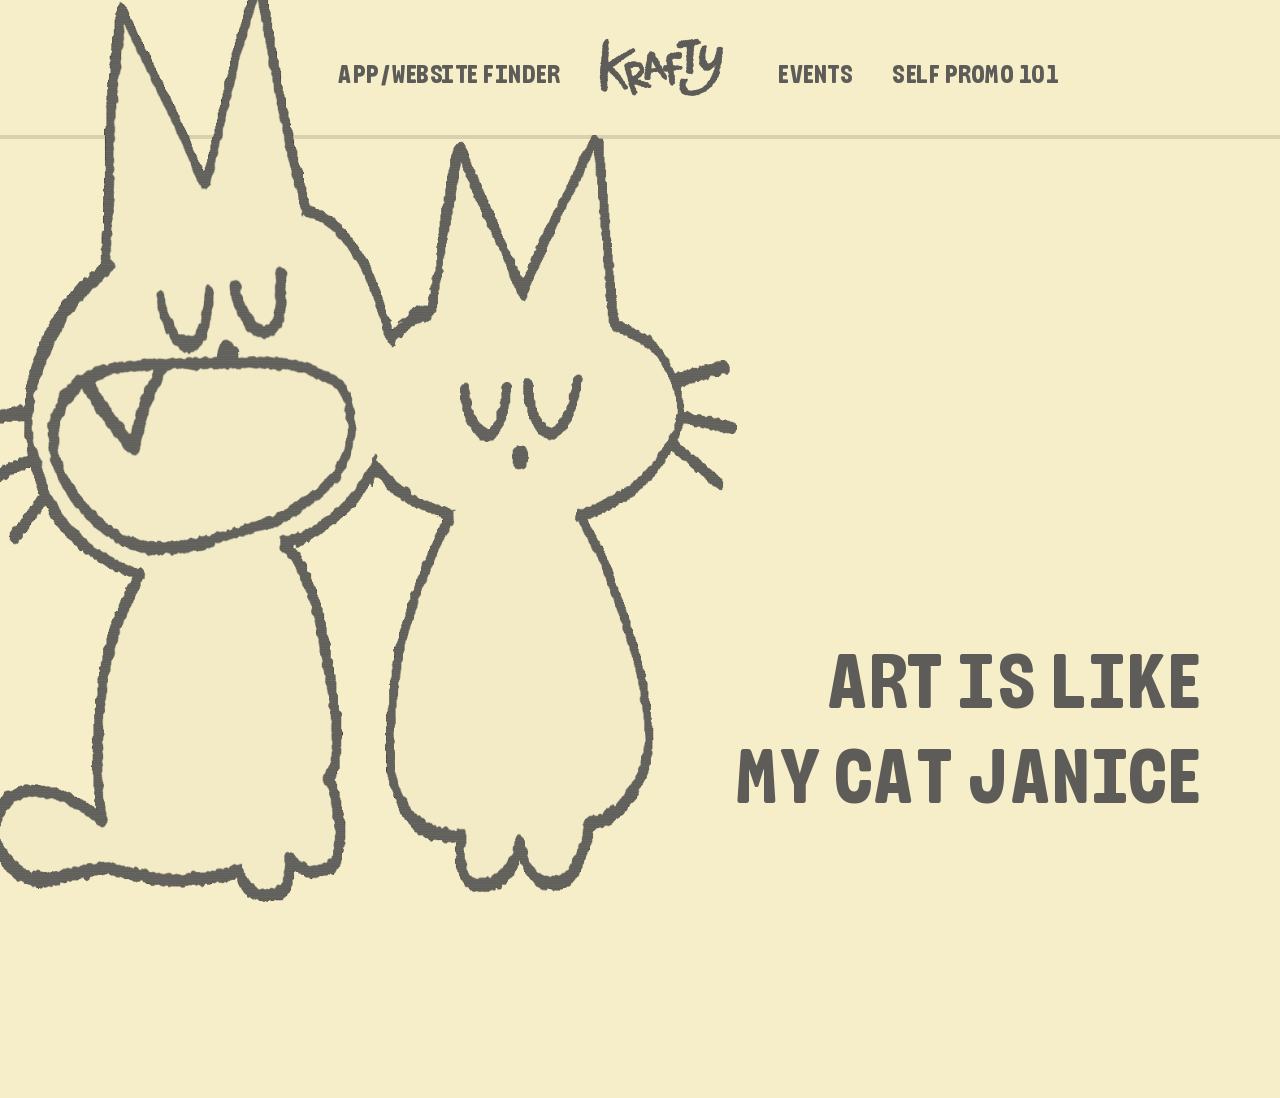
<file: index.html>
<!DOCTYPE html>
<html lang="en-AU" style="overflow: hidden;">
  <head>
    <meta charset="UTF-8"/>
      <meta name="viewport"
      content="width=device-width,
      initial-scale=1.0"/>
    <link rel="stylesheet" href="./css-files/style.css"/> <!--Links external CSS stylesheet called style.css to webpage-->
    <script src="./js-files/script.js" defer></script> <!--Links external Javascript library called script.js to webpage-->
    <title>KRAFTY</title>
    <link rel="icon" href="./HTML-graphics/KRAFTY_logo.png"> <!--Make logo image and title of website KRAFTY on search engine tab-->
  </head>
  <body>
    <div id="nav-placeholder"></div> <!--Create placeholder for navigation bar (navbar.html) to replace -->

    <br><br><br>
    <h1 class="homepage-h1">Art is like <br> my cat Janice</h1>
    <img class="homepage-cats" src="./HTML-graphics/homepage-cats.gif" alt="Home Page Cats Gif">
  </body>
</html>
</file>
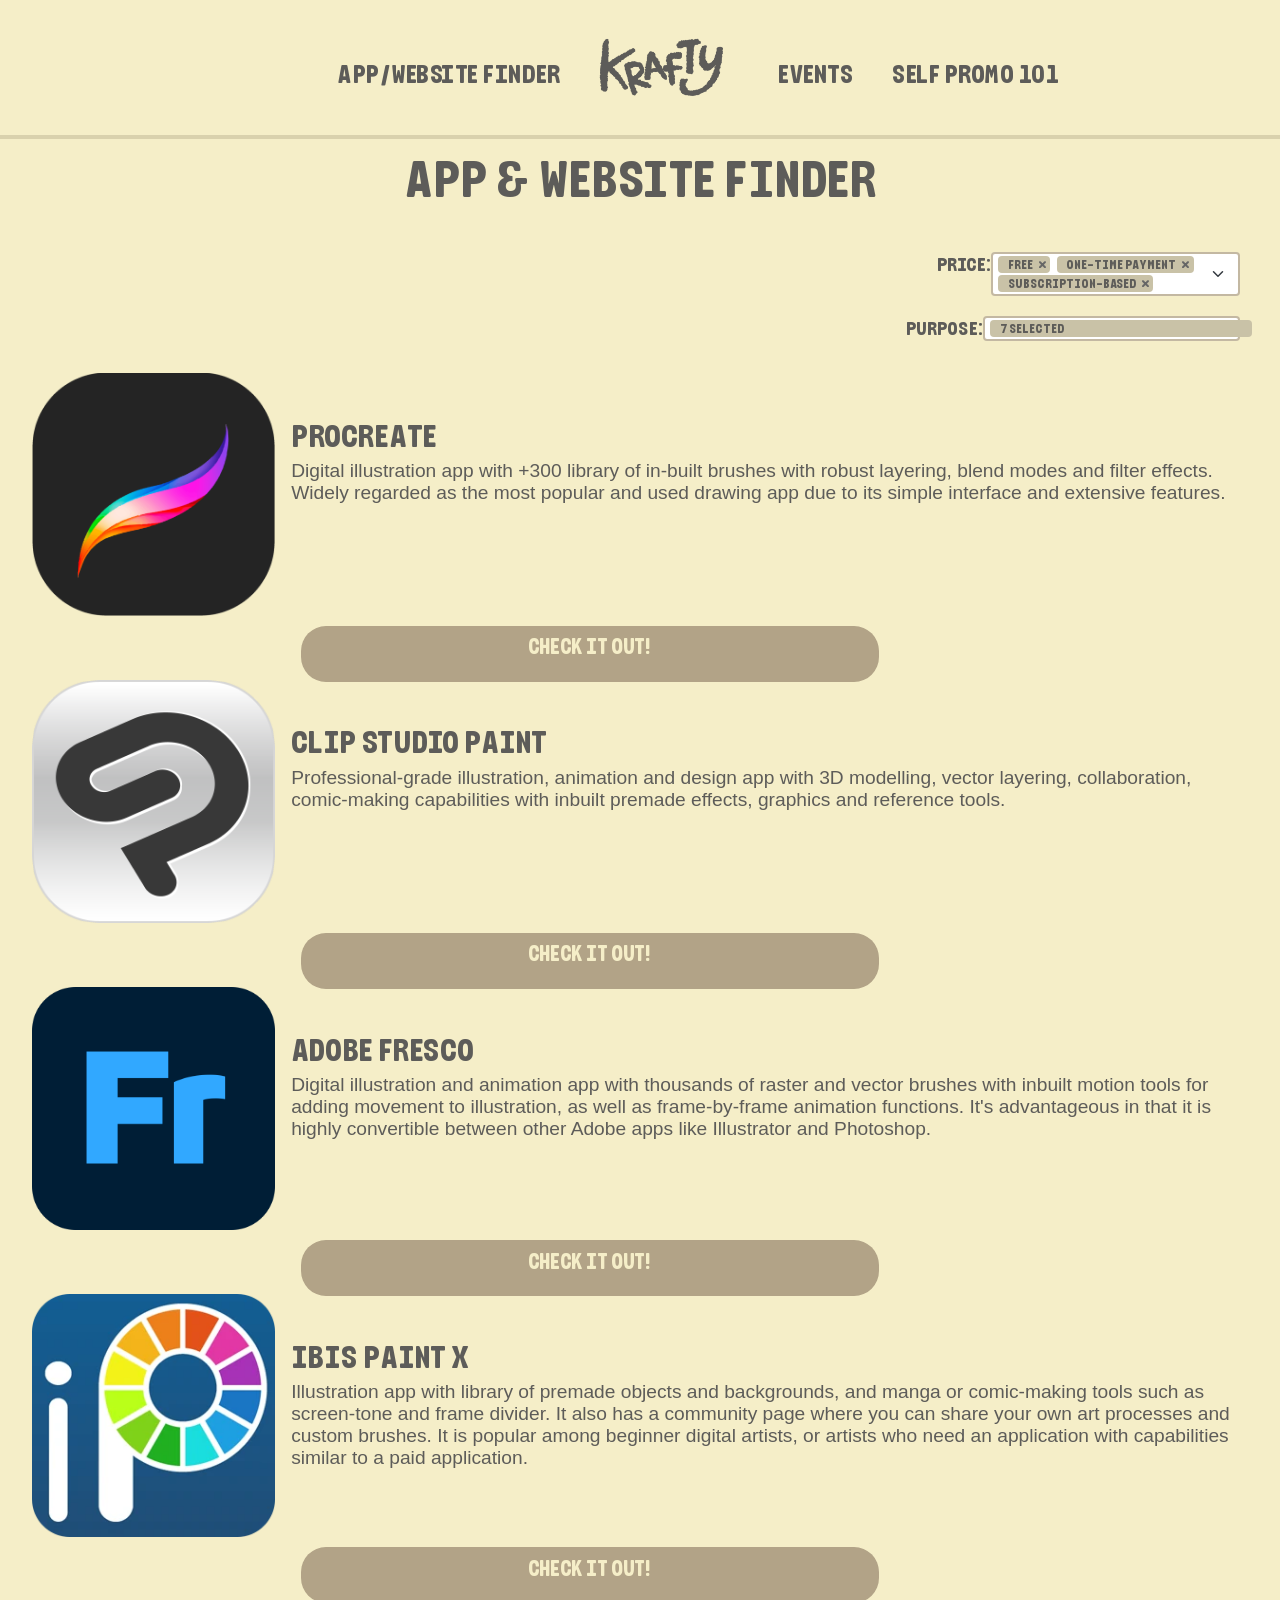
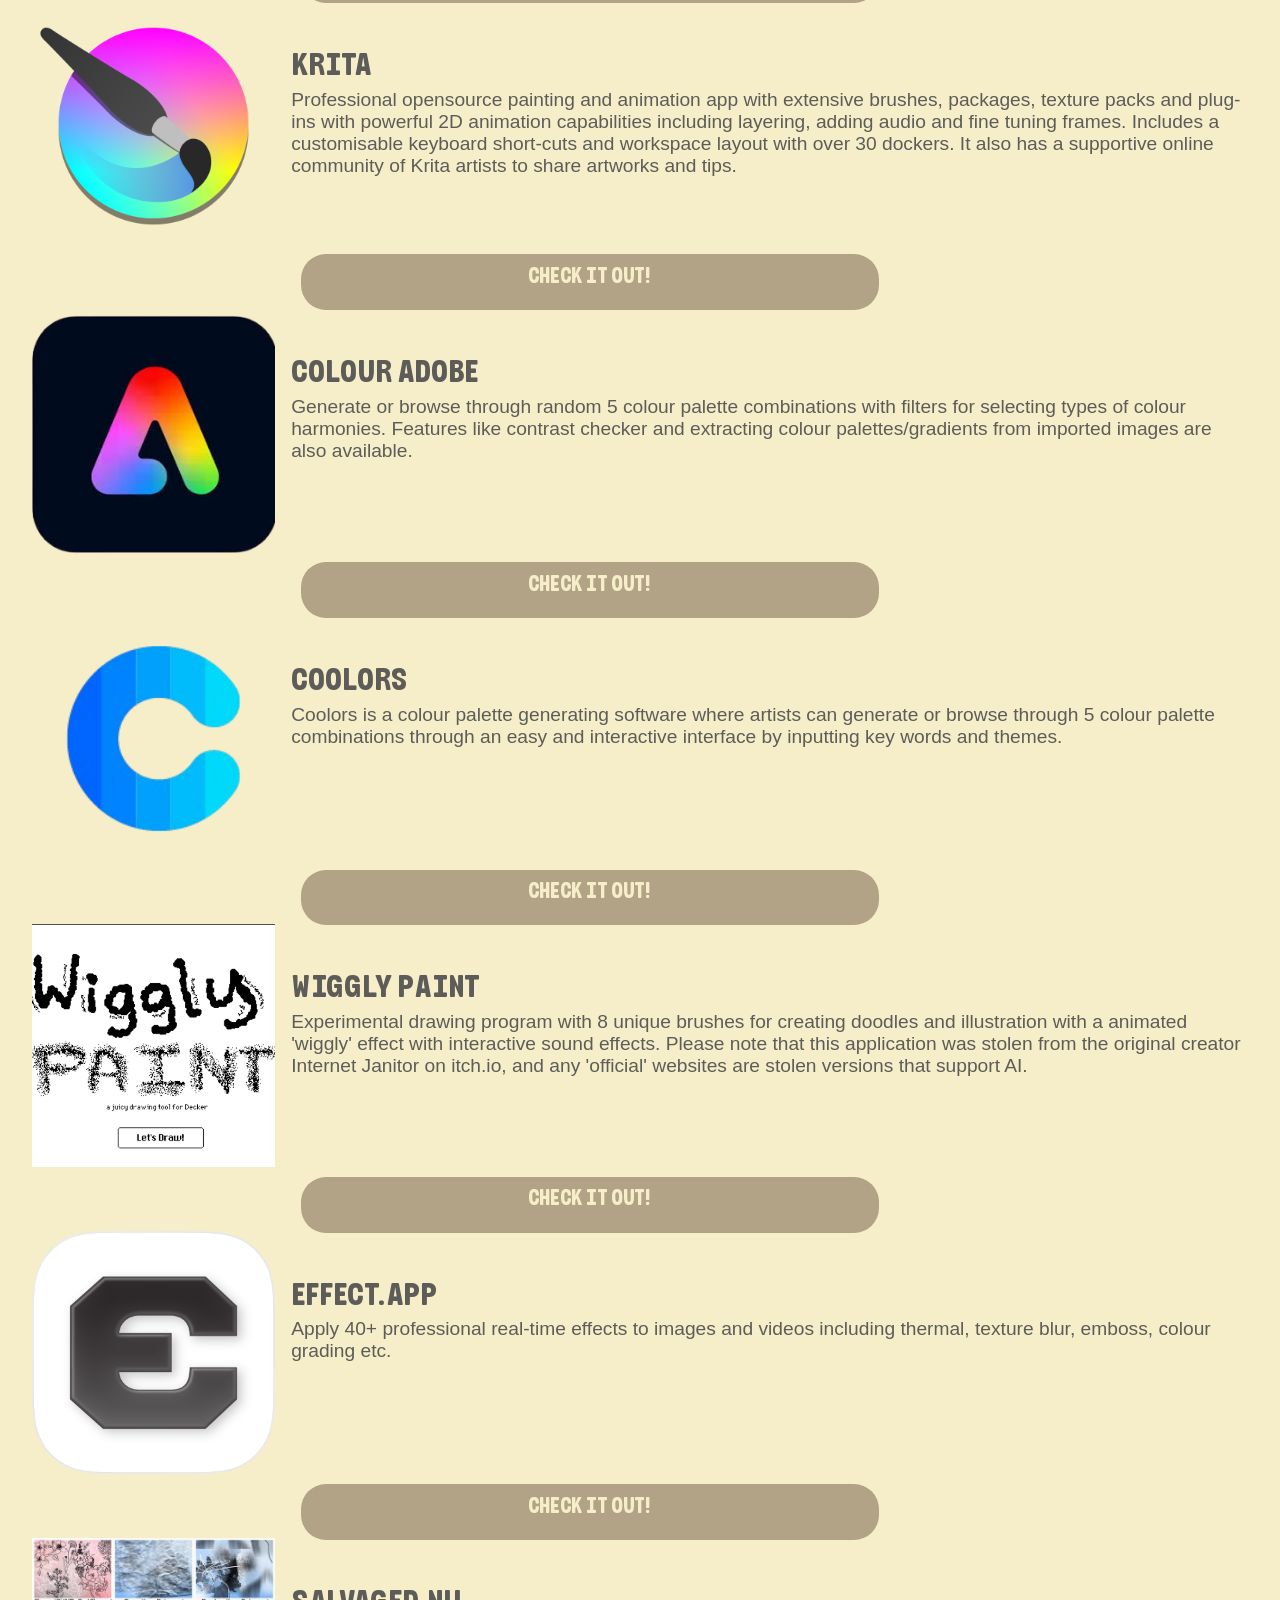
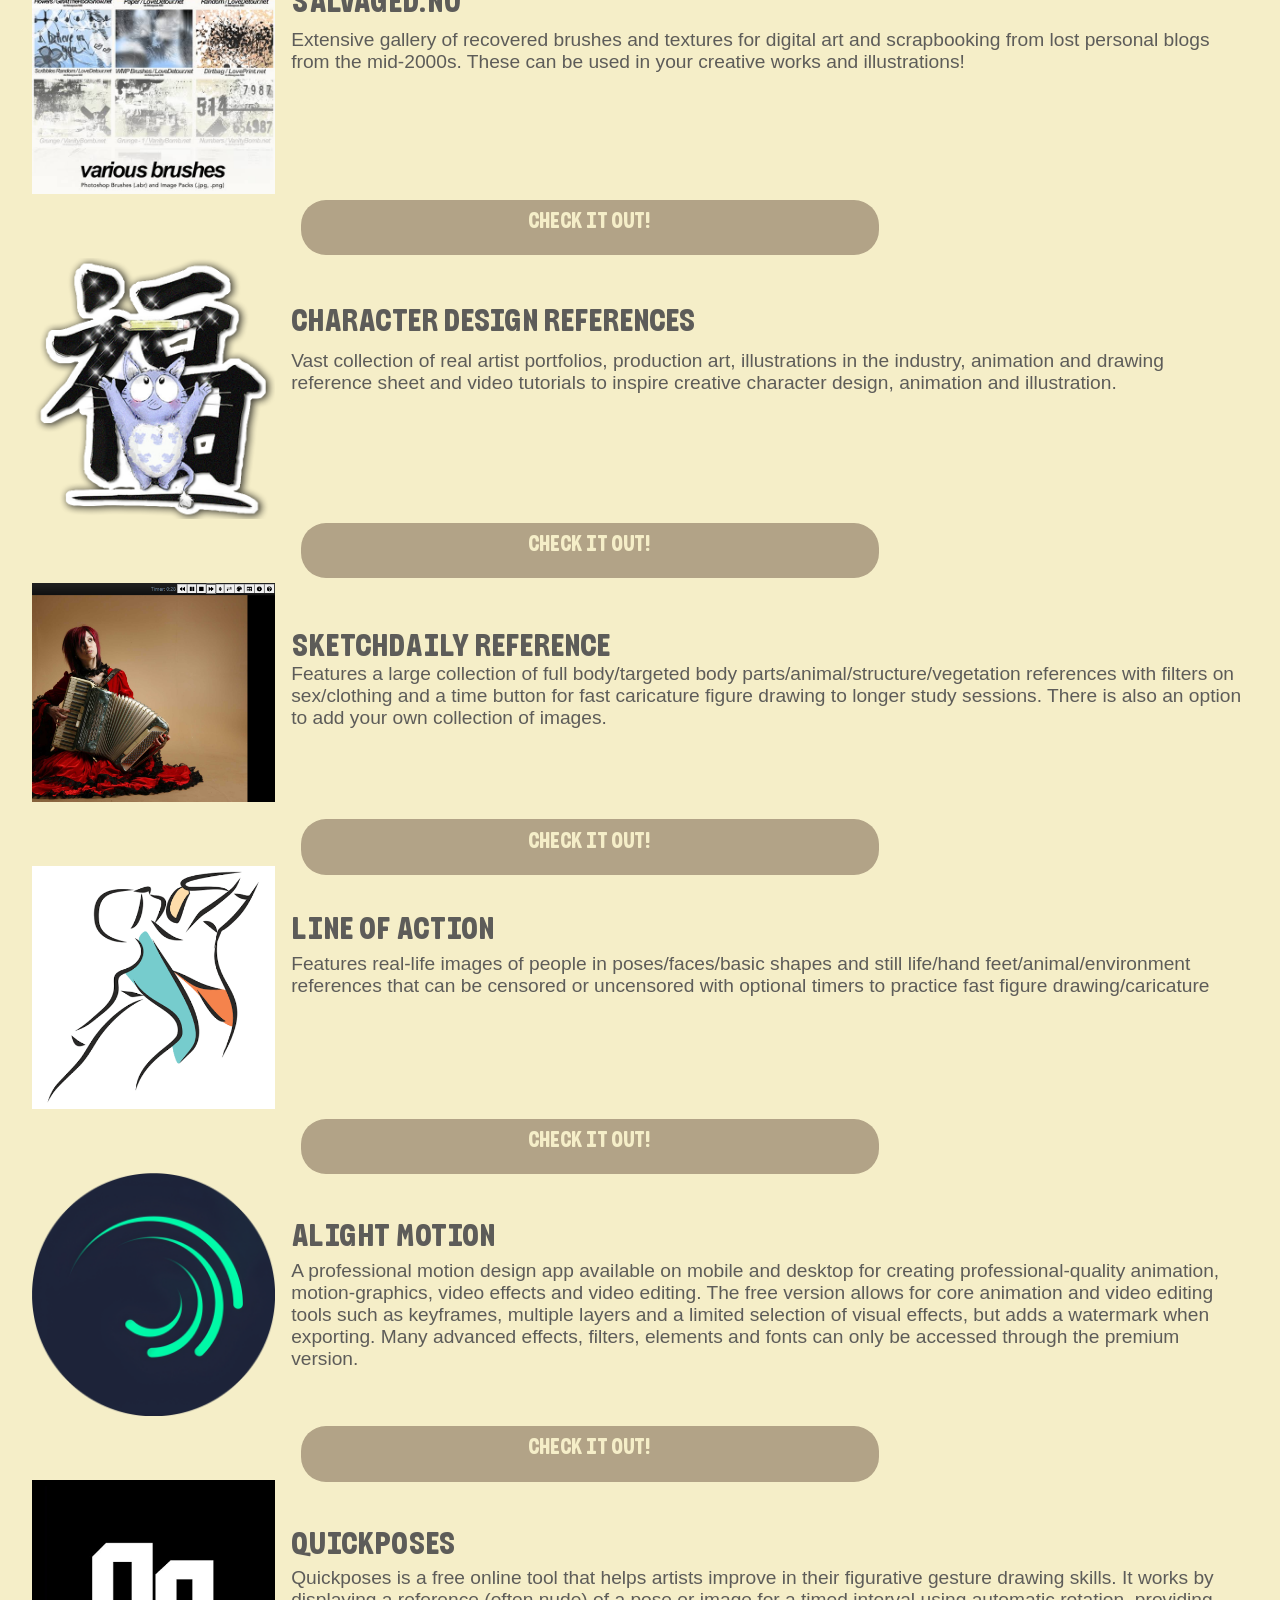
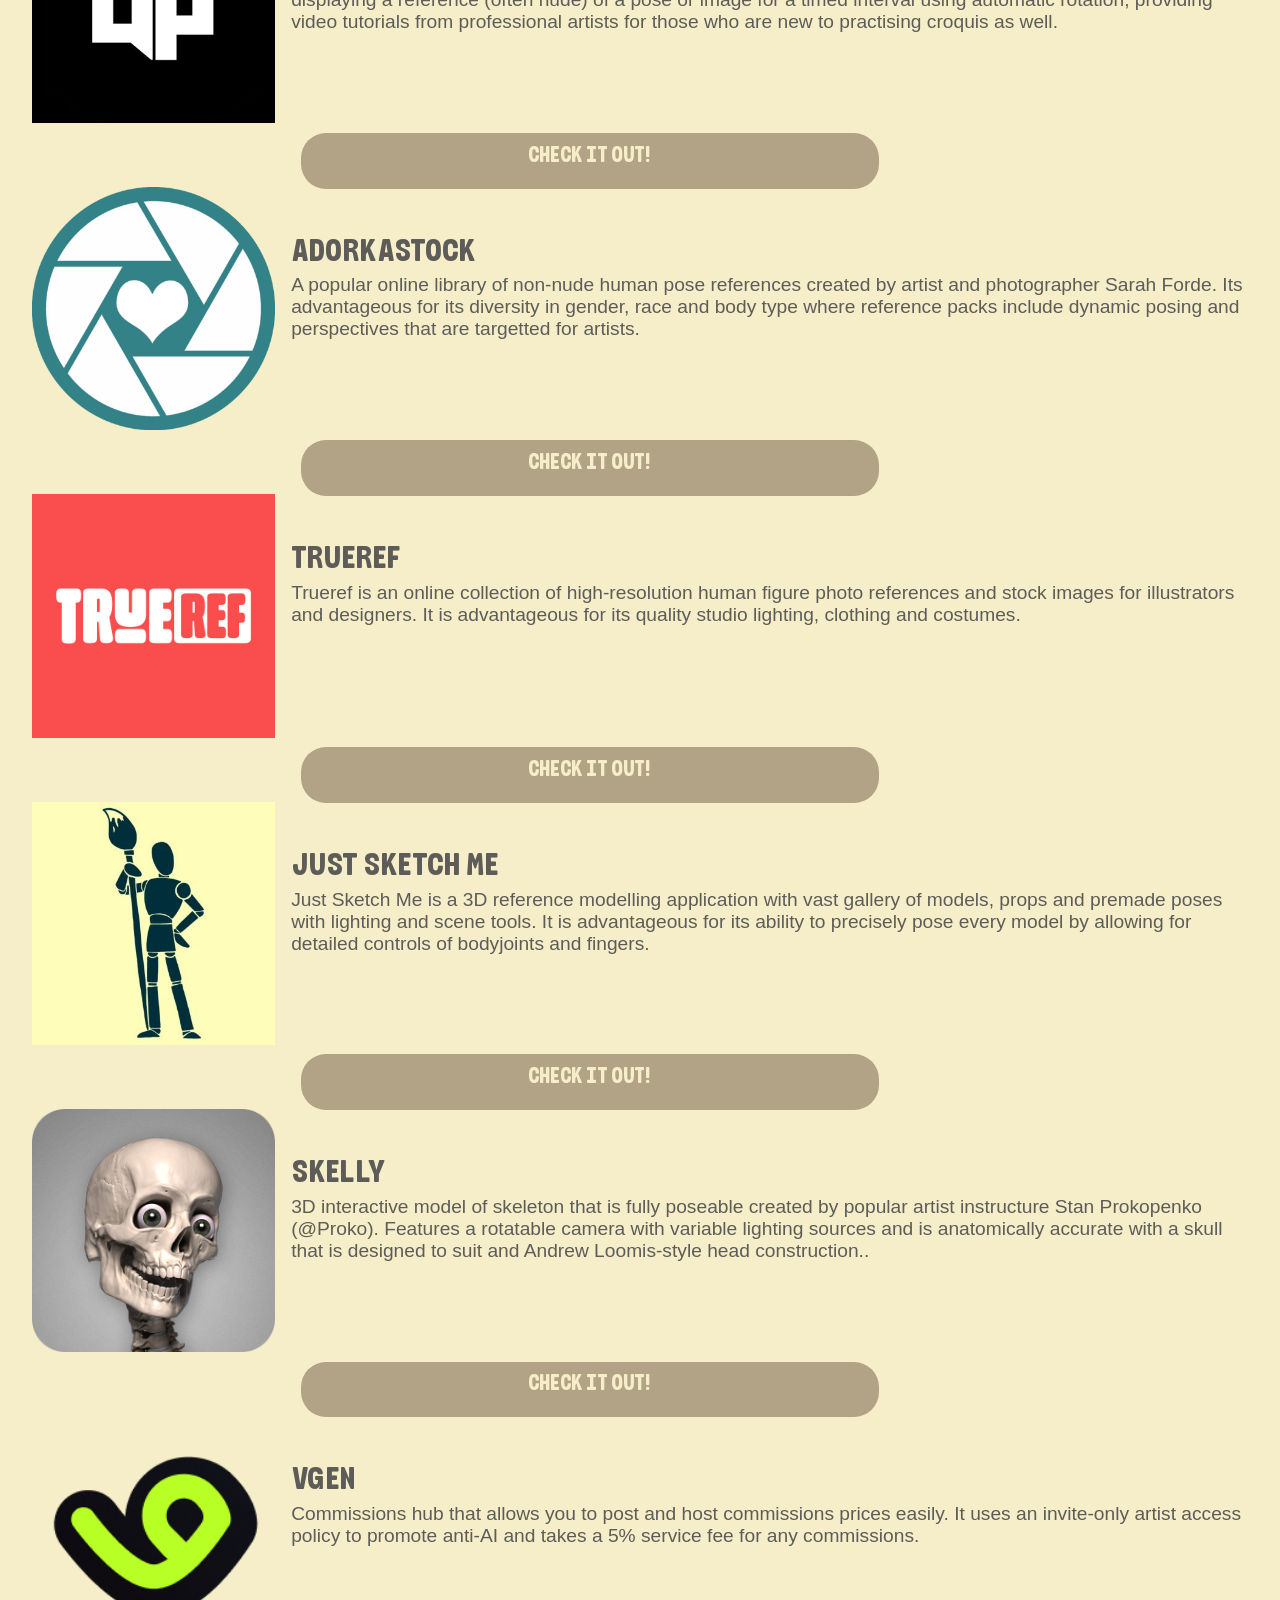
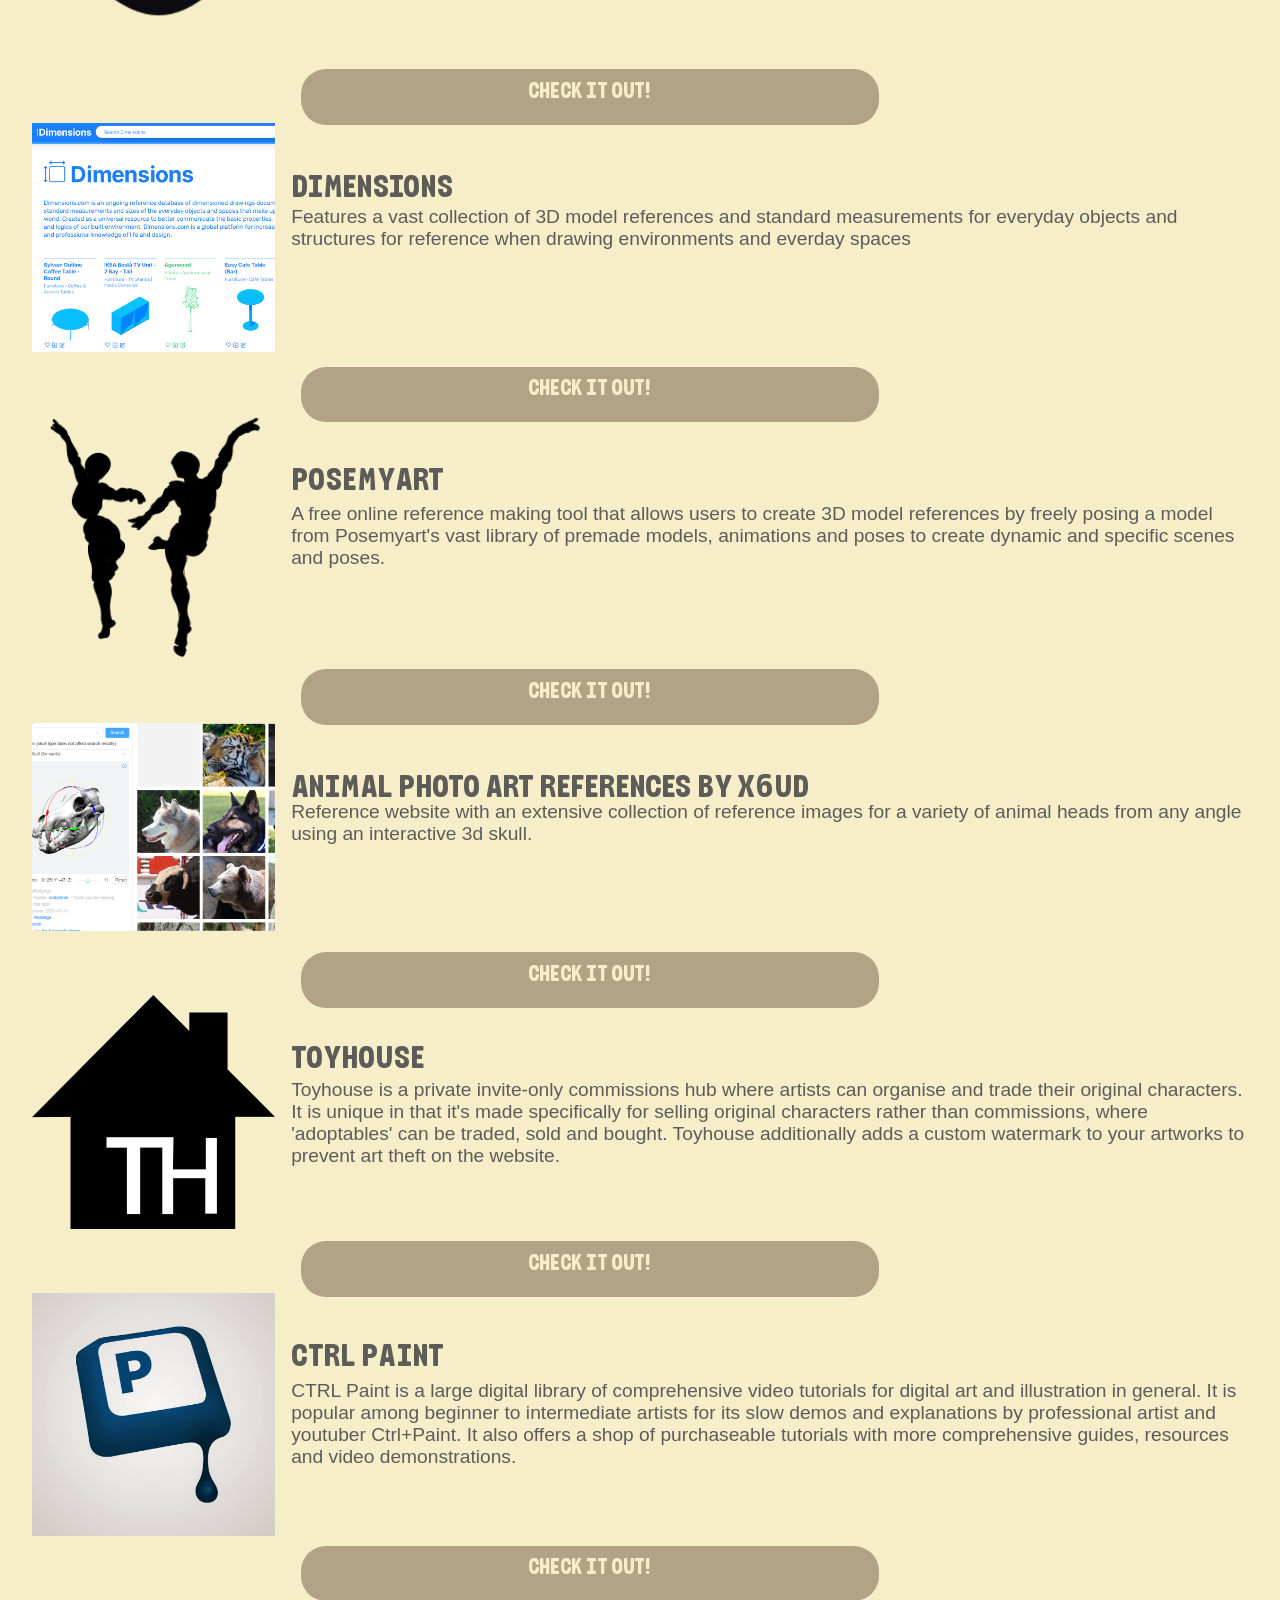
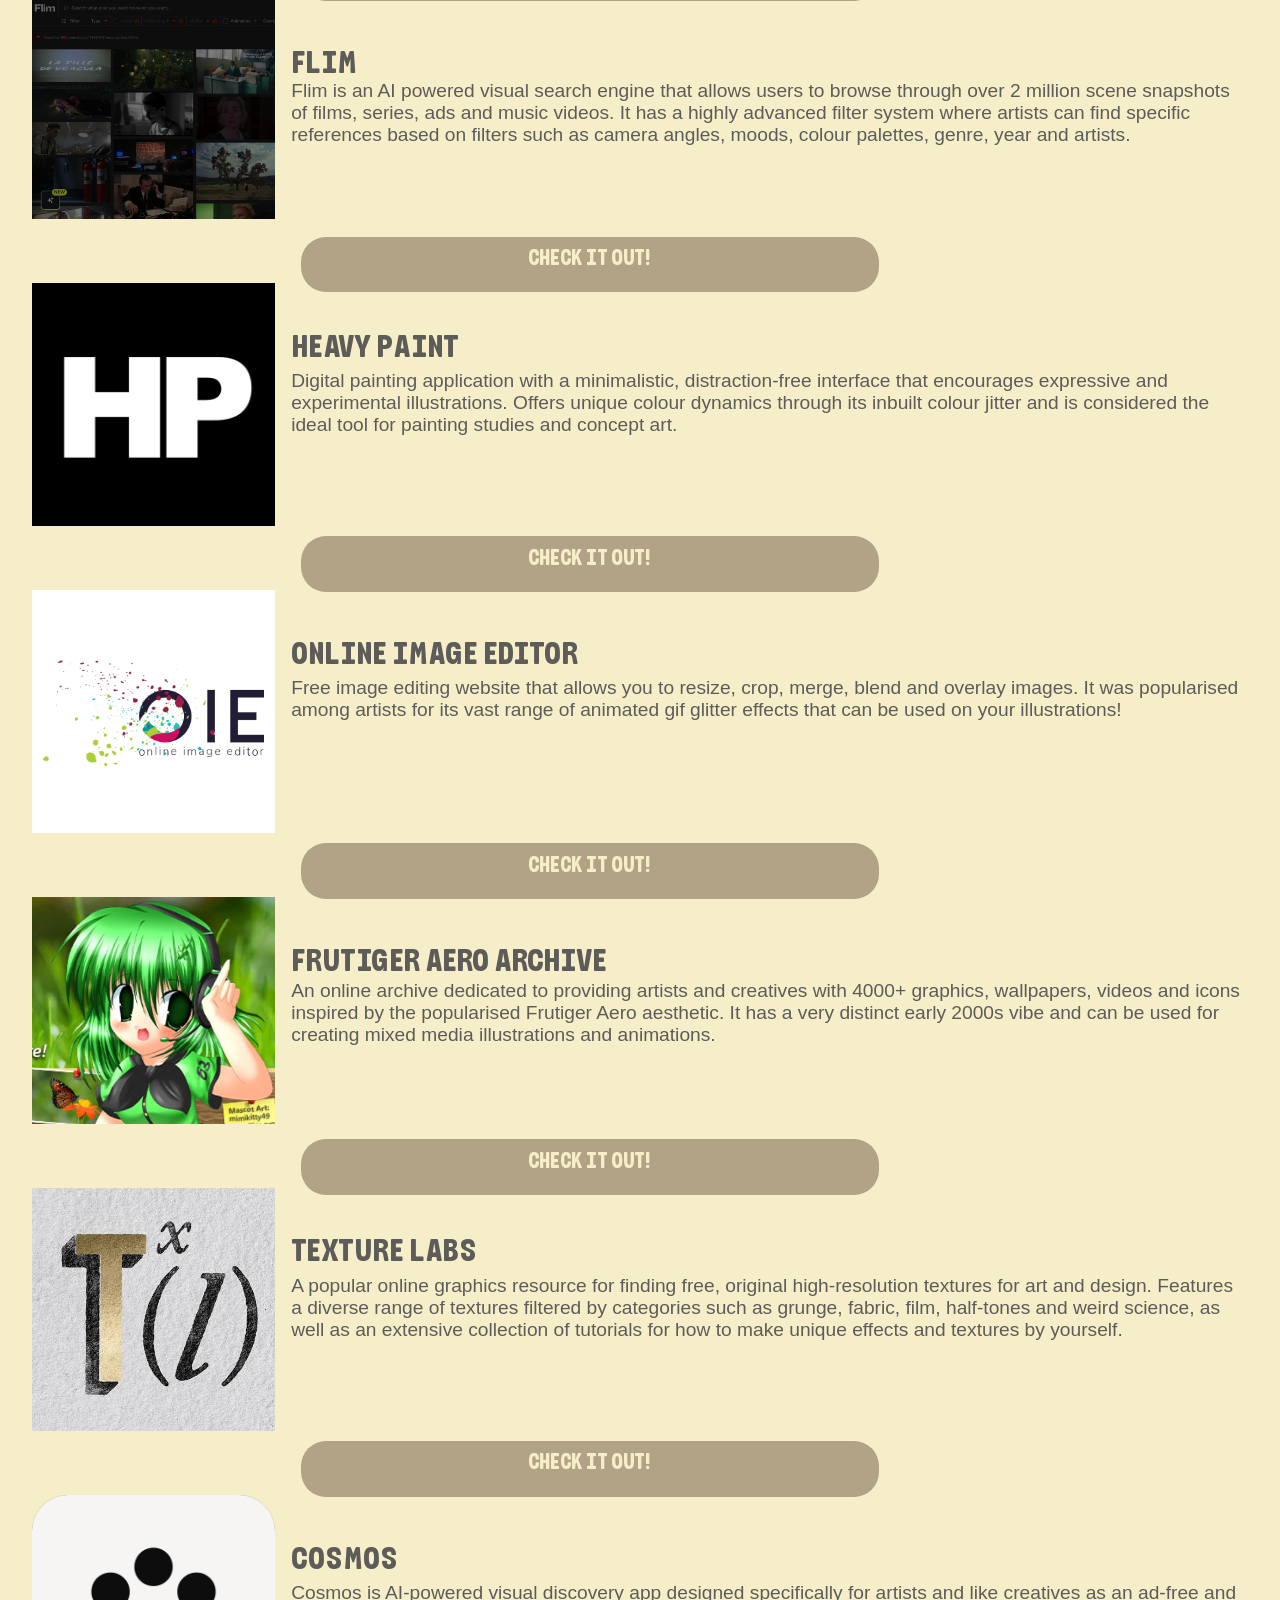
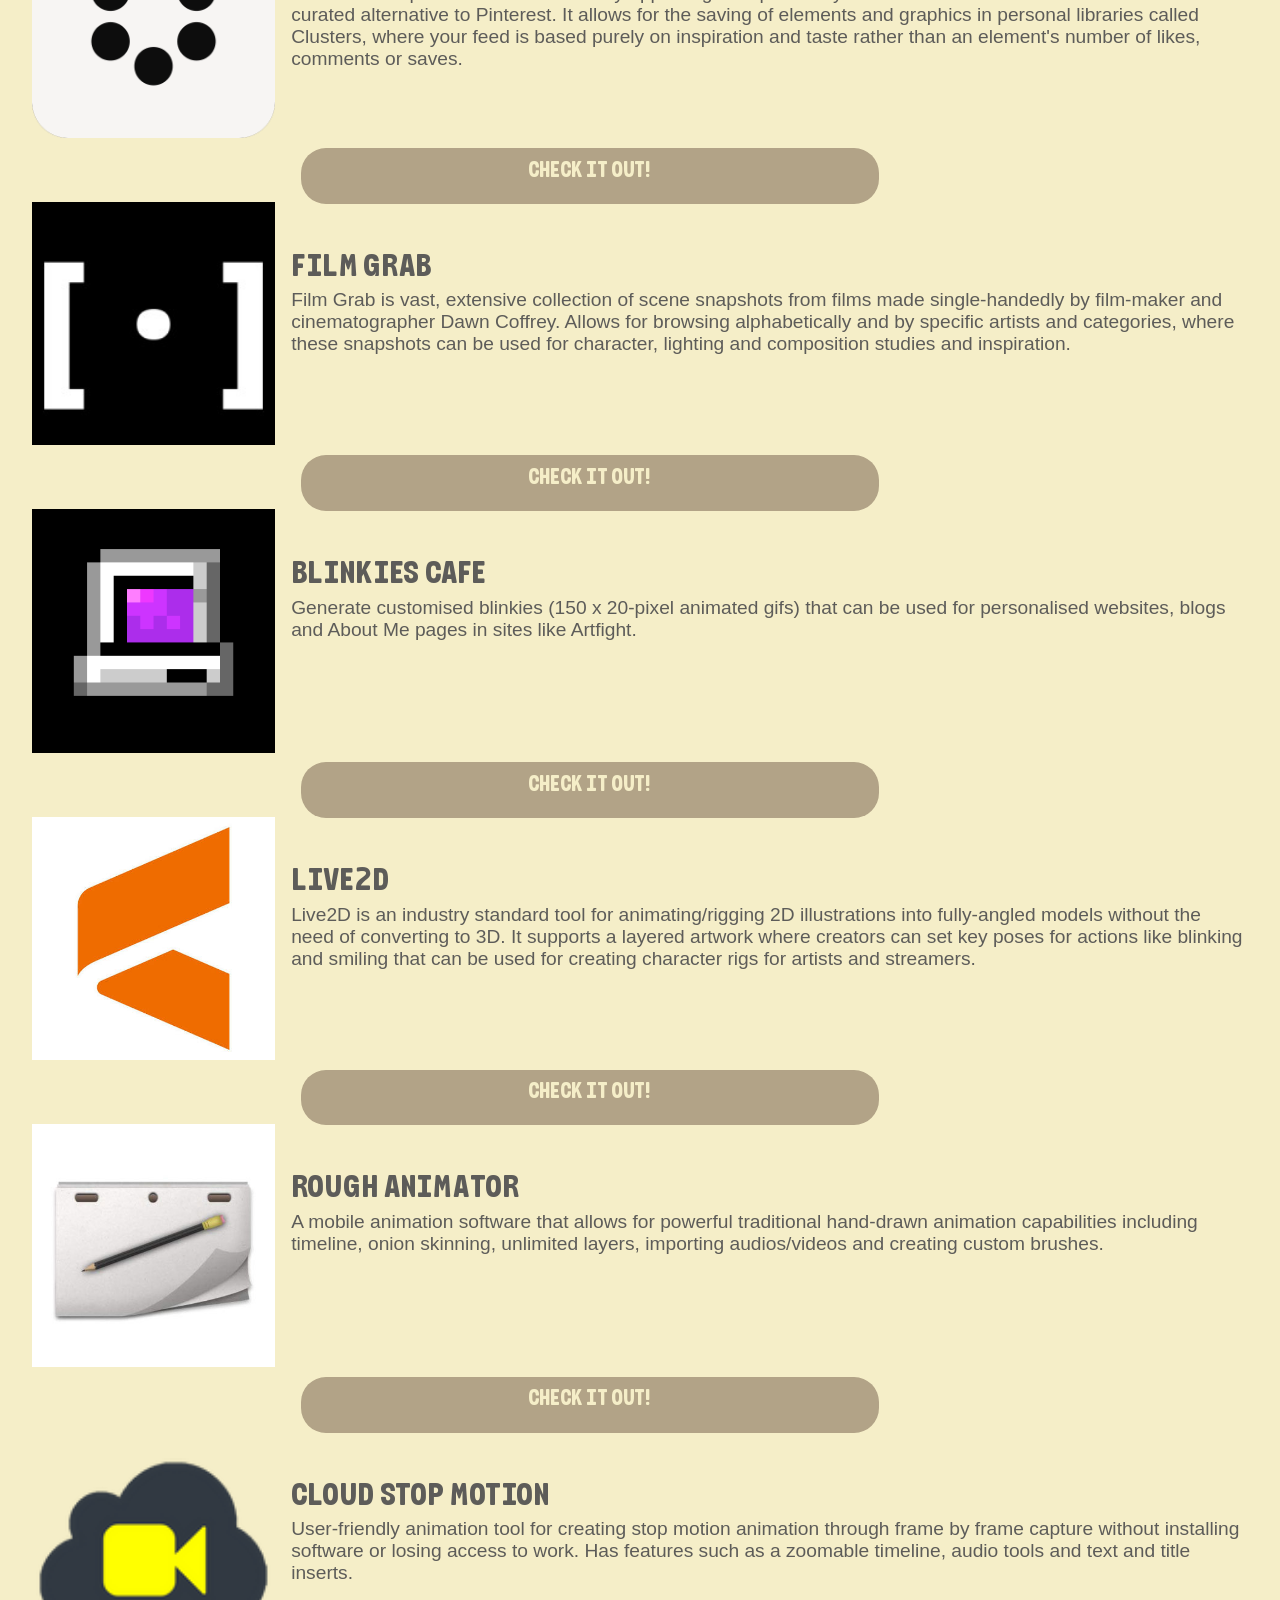
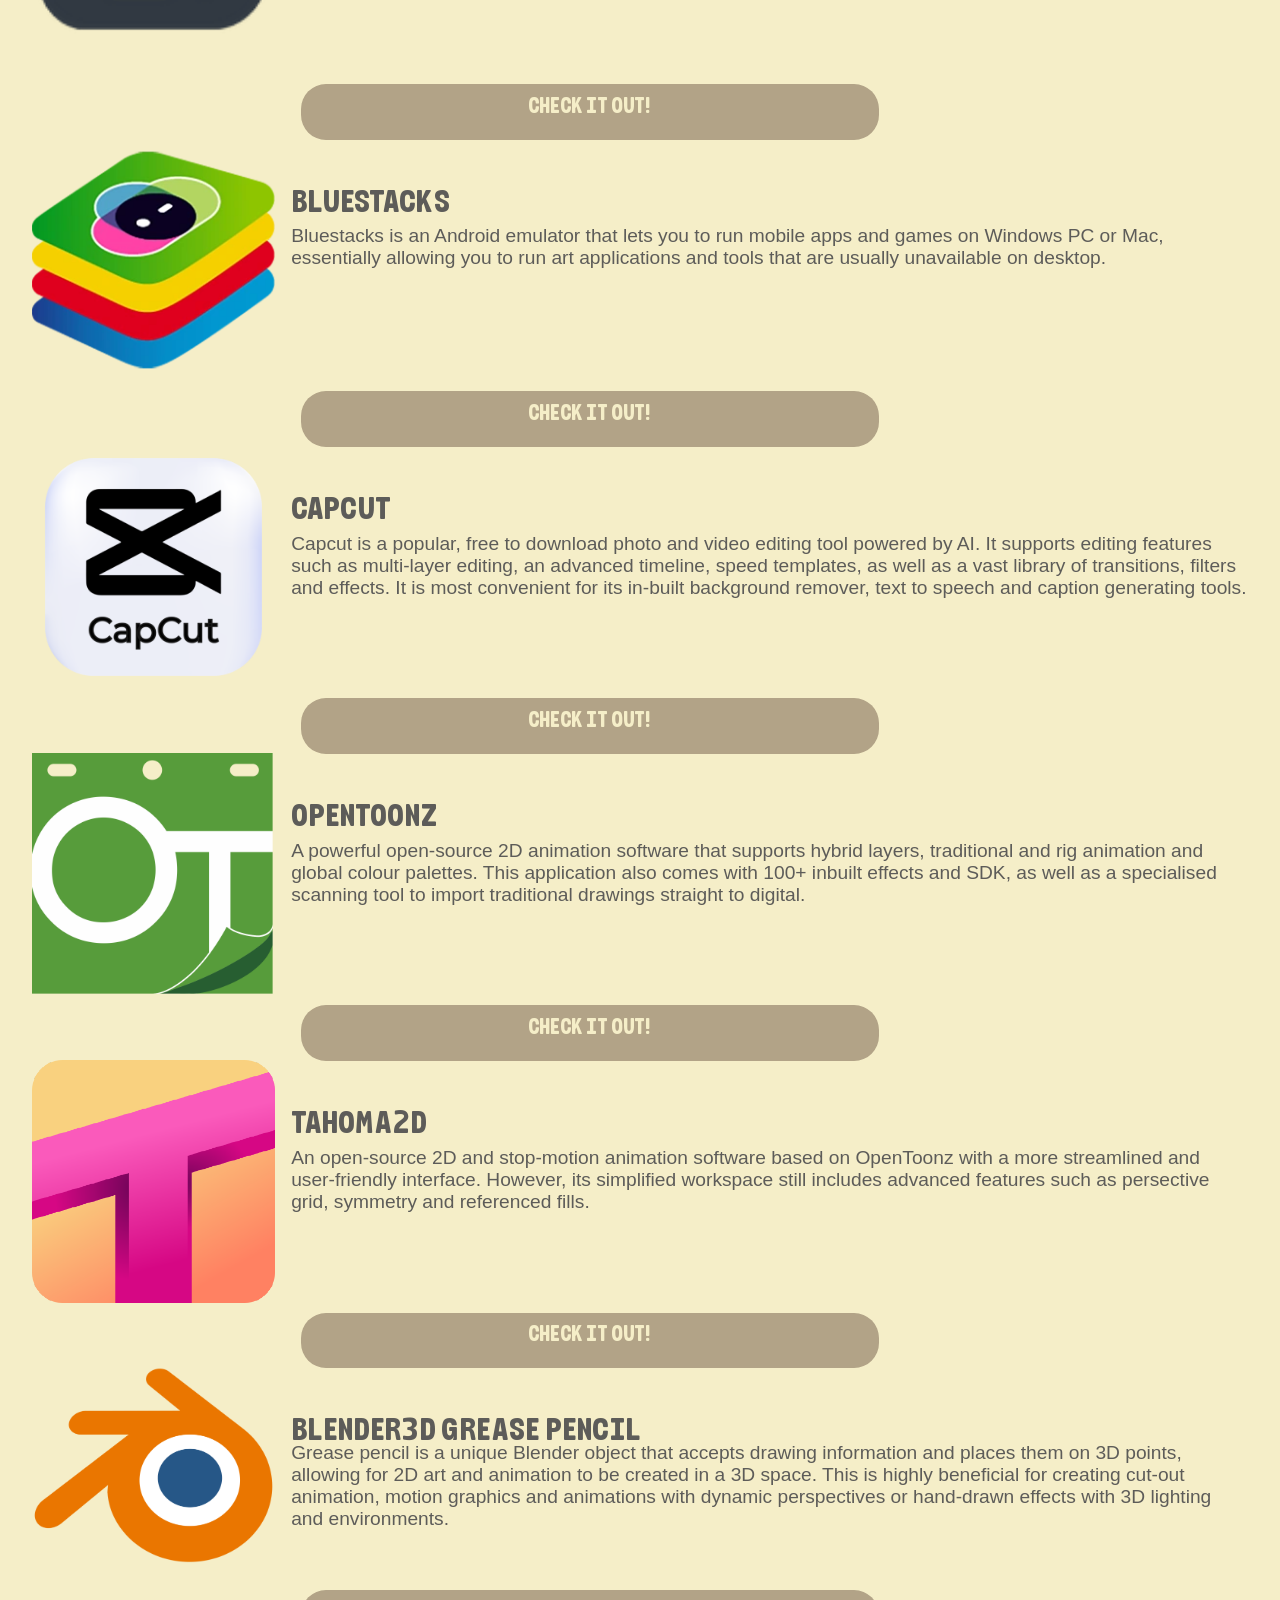
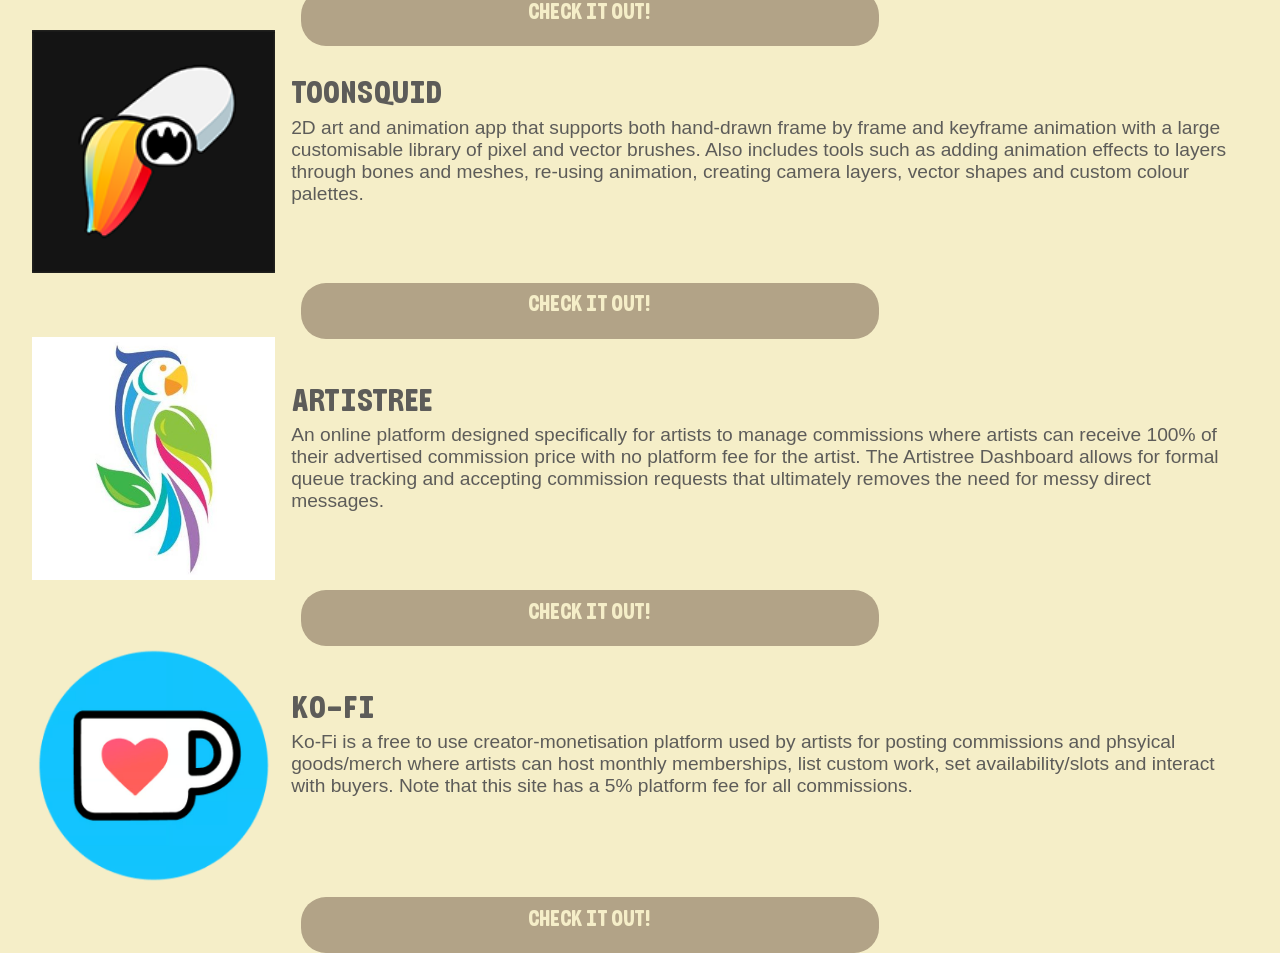
<file: app-website-finder.html>
<!DOCTYPE html>
<html lang="en-AU">
  <head>
    <meta charset="UTF-8">
      <meta name="viewport"
      content="width=device-width,
      initial-scale=1.0">
    <link rel="stylesheet" href="./css-files/style.css"> <!-- Links external CSS stylesheet called style.css to webpage -->
    <link rel="stylesheet" href="./css-files/catalogue-filter.css"> <!-- Links external CSS stylesheet called catalogue-filter.css to webpage -->
    <script src="./js-files/script.js" defer></script> <!--Links external Javascript library called script.js to webpage-->
    <script src="./js-files/products.js" defer></script> <!--Links external Javascript library called products.js to webpage-->
    <script src="./js-files/multiselect-dropdown.js"></script> <!--Links external Javascript library called multiselect-dropdown.js to webpage-->
    <title>KRAFTY</title>
    <link rel="icon" href="./HTML-graphics/KRAFTY_logo.png"> <!--Make logo image and title of website KRAFTY on search engine tab-->
  </head>
  <body class="margin-page"> <!--Created just so there is a margin between the heading and navigation bar-->
    <div id="nav-placeholder"></div> <!--Create placeholder for navigation bar (navbar.html) to replace -->
    <h2>App & Website Finder</h2>

    <!-- App/Websites Filters + Grid -->
    <section class="Apps/Websites Container" id="product"> 
        <div class="filters"> 
            <label for="priceFilter">Price:  </label>
            <select id="priceFilter" name="select" multiple> <!--Multiple selection filters were created with premade Javascript, that was modified to this project, from the following tutorial: https://www.youtube.com/watch?v=fZgGc9XoZ6U-->
              <option value="free" selected>Free</option>
              <option value="one-time-payment" selected>One-time payment</option>
              <option value="subscription-based" selected>Subscription-based</option>
            </select>
        </div>
        <div class="filters">
            <label for="typeFilter">Purpose:  </label>
            <select id="typeFilter" name="select" multiple>  <!--Multiple selection filters were created with premade Javascript, that was modified to this project, from the following tutorial: https://www.youtube.com/watch?v=fZgGc9XoZ6U-->
                <option value="drawing" selected>Drawing</option>
                <option value="animation" selected>Animation</option>
                <option value="croquis-reference" selected>Croquis/reference</option>
                <option value="commissions" selected>Commissions</option>
                <option value="image-video-editing" selected>Image/Video Editing</option>
                <option value="textures-graphics" selected>Textures/graphics</option>
                <option value="other" selected>Other</option>
            </select>
        </div>
        
        
        <div class="grid"> <!--Empty grid for all the products to go into (done through class="grid")-->

        </div>
    </section>
  </body>
</html>
</file>
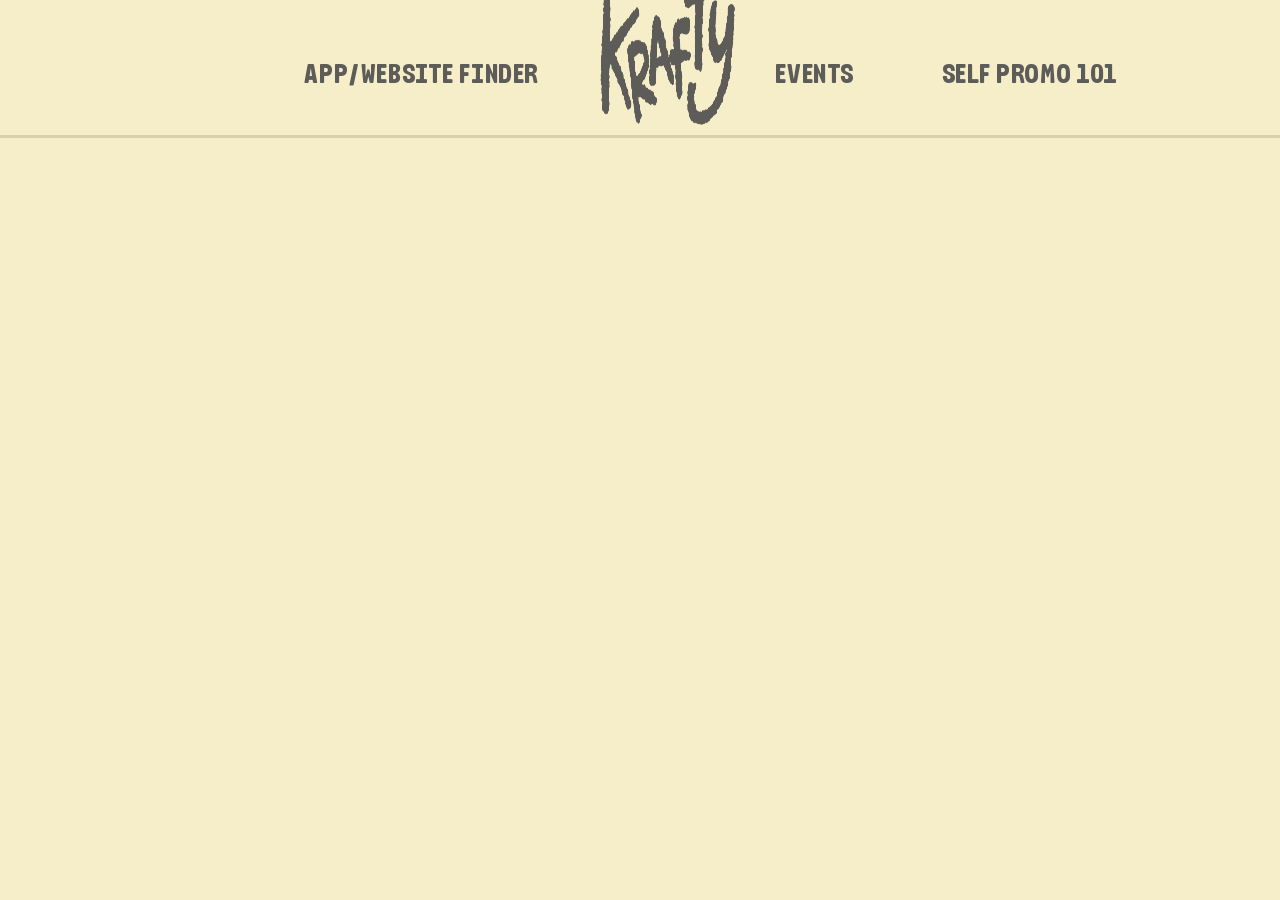
<file: catalogue.html>
<!DOCTYPE html>
<html lang="en-AU">
  <head>
    <meta charset="UTF-8">
      <meta name="viewport"
      content="width=device-width,
      initial-scale=1.0">
    <link rel="stylesheet" href="style.css">
    <script src="script.js" defer></script>
    <script src="https://ajax.googleapis.com/ajax/libs/jquery/3.5.1/jquery.min.js"></script> 
    <title>Website Title!</title>
  </head>
  <body>
    <div id="nav-placeholder"></div>
    <script>
    $.get("navbar.html", function(data){
        $("#nav-placeholder").replaceWith(data);
    });
    </script> 

    <div class="bg"></div>
  </body>
</html>
</file>
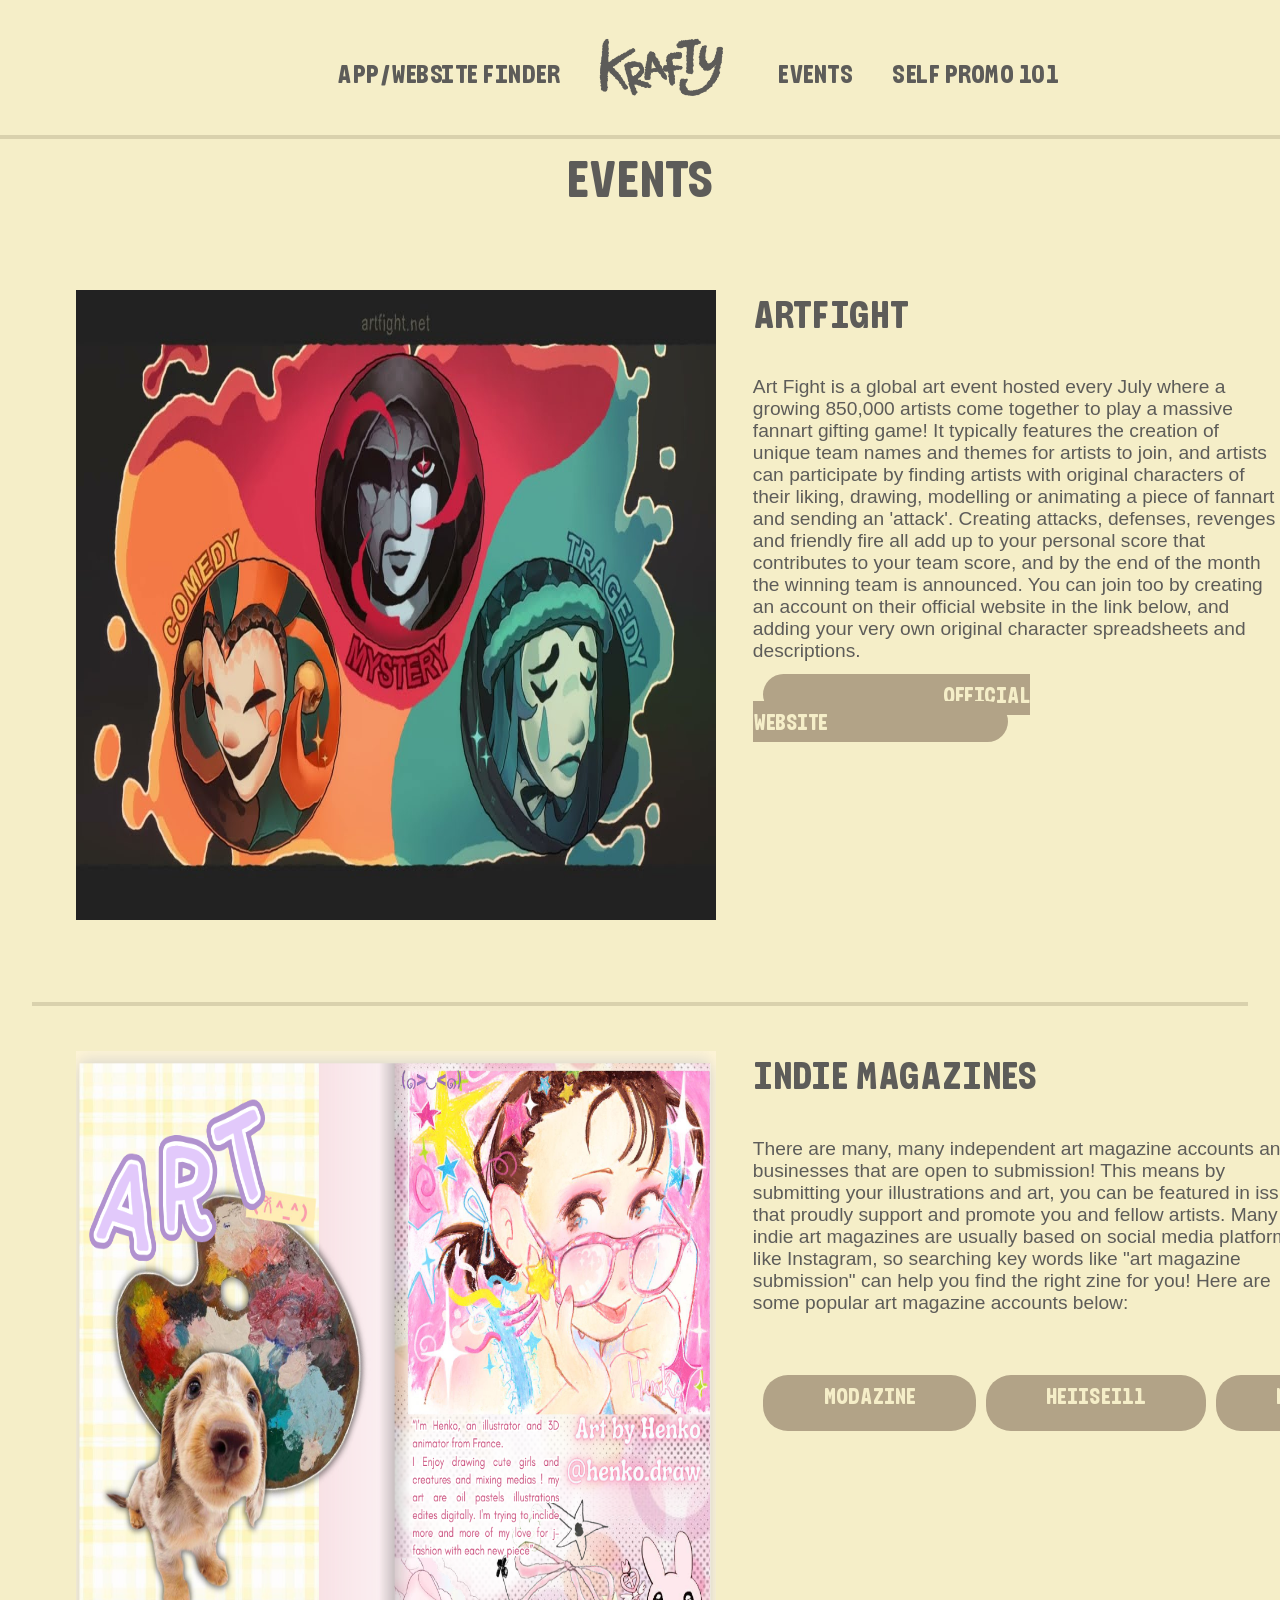
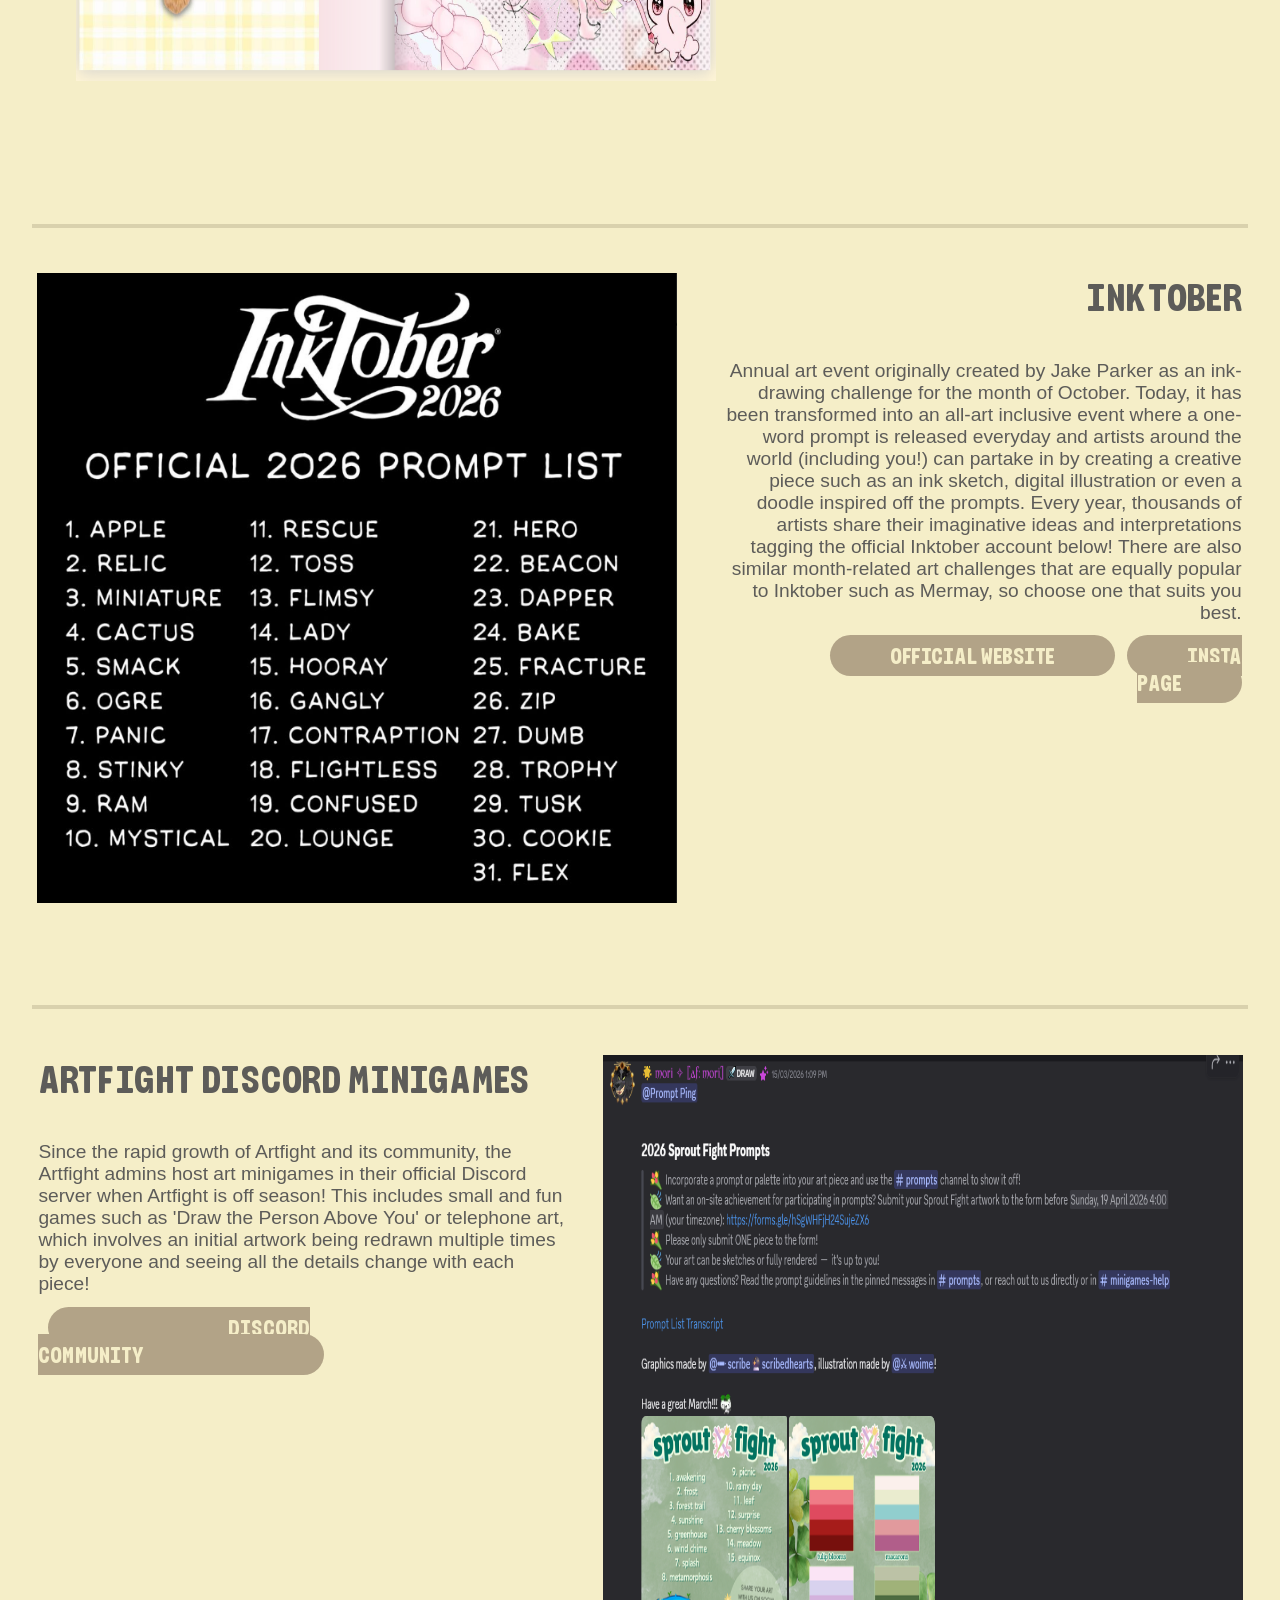
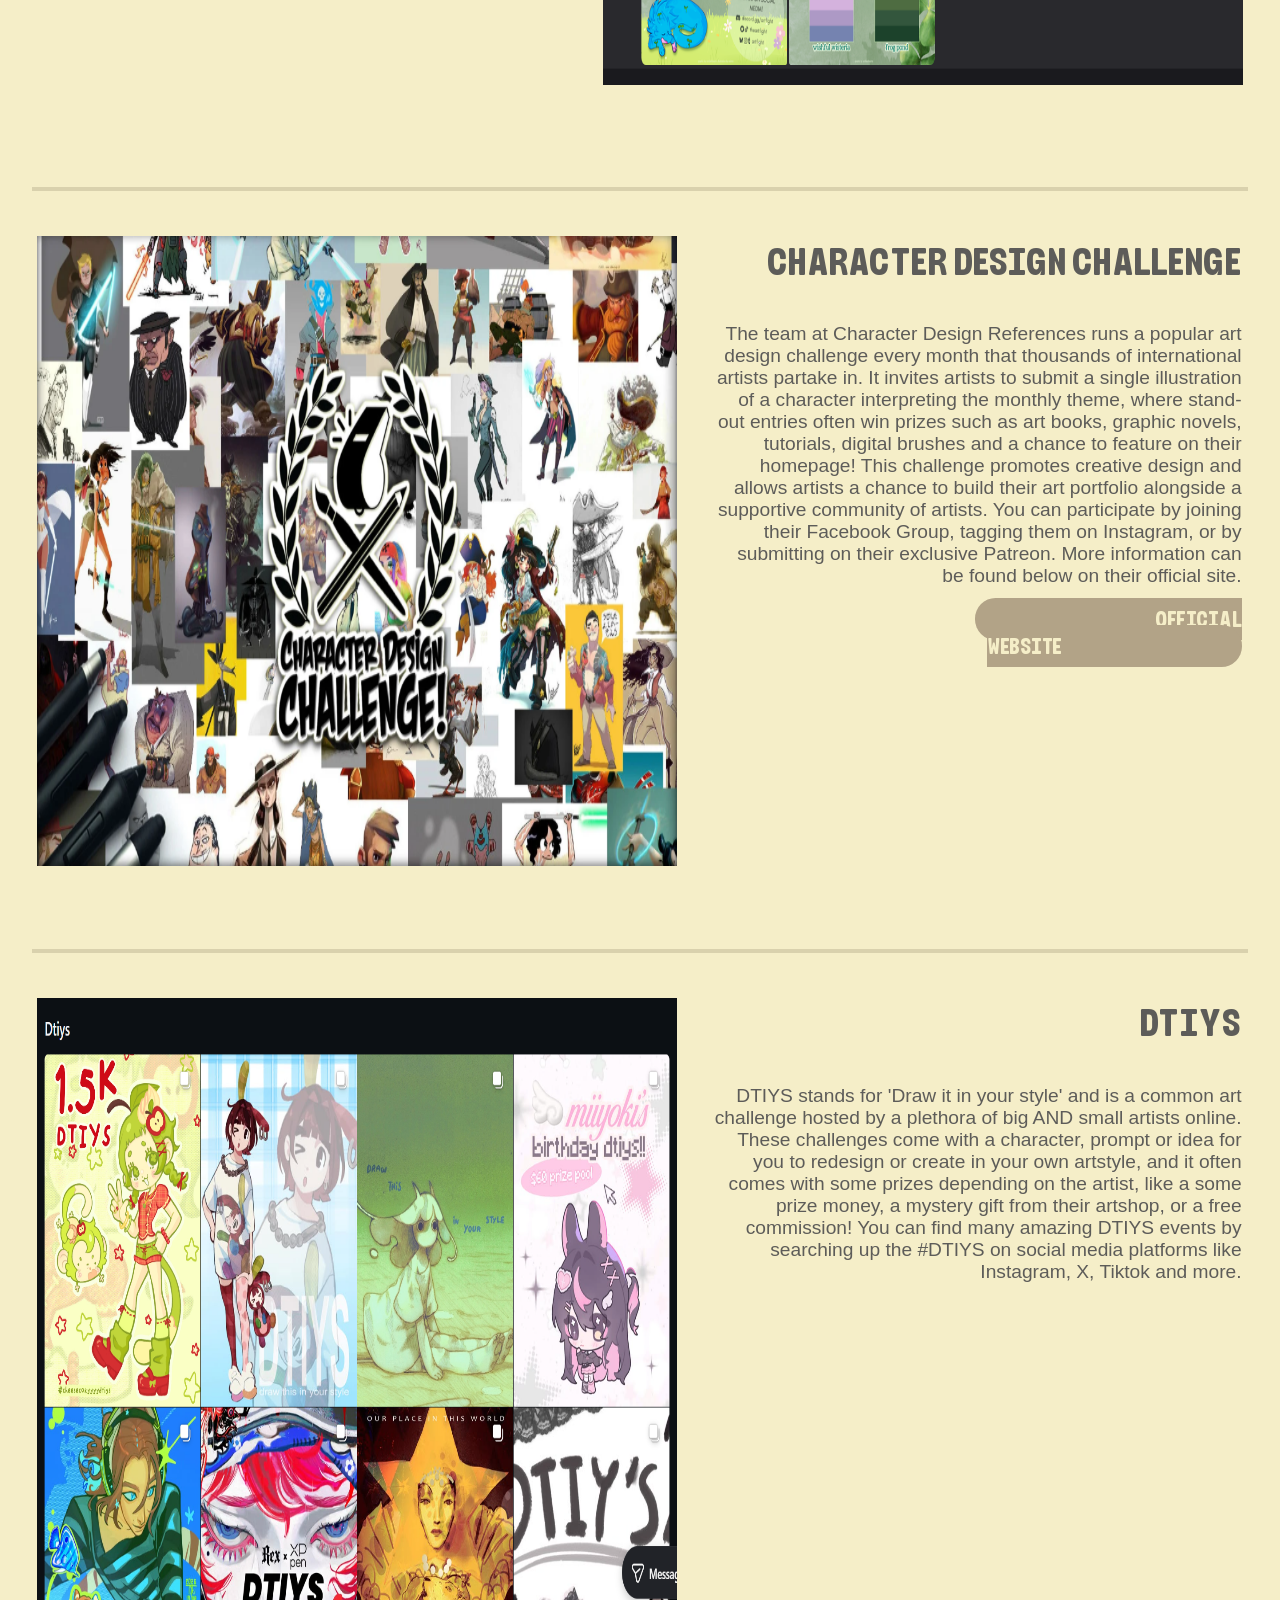
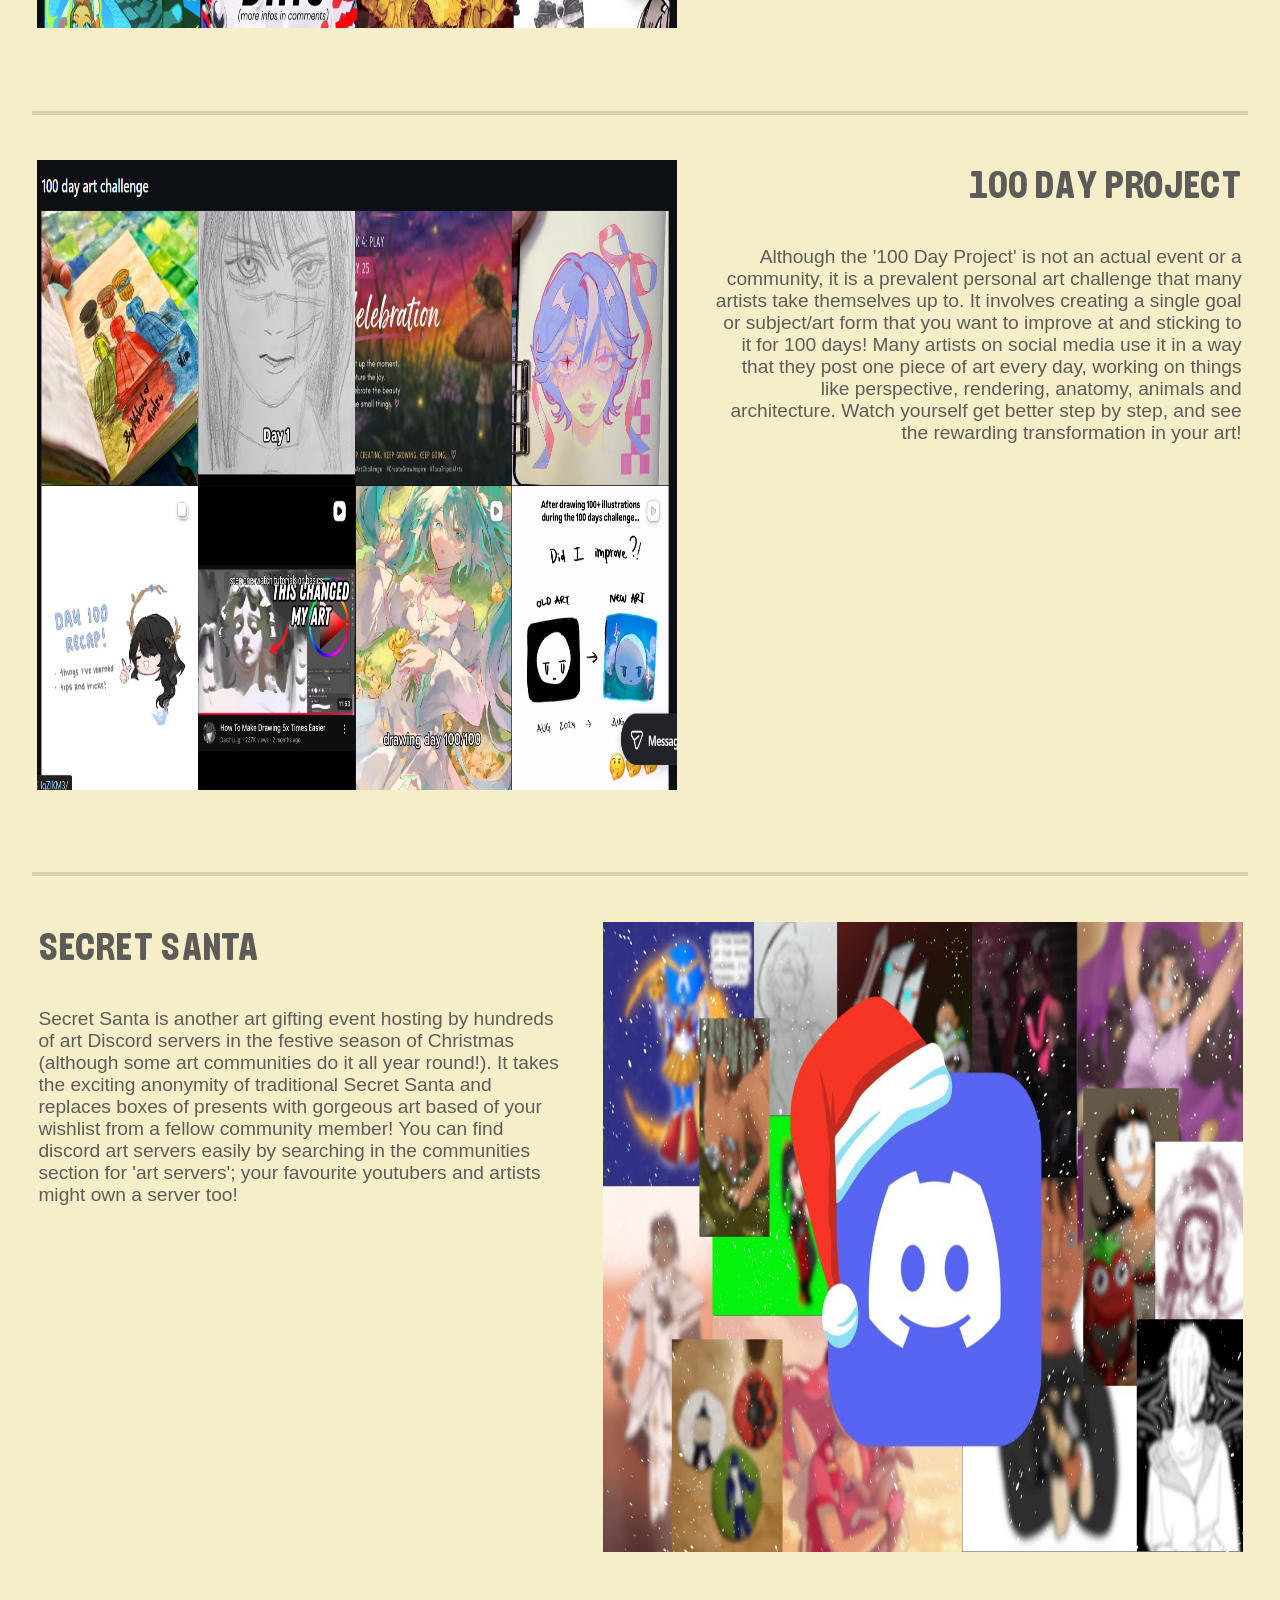
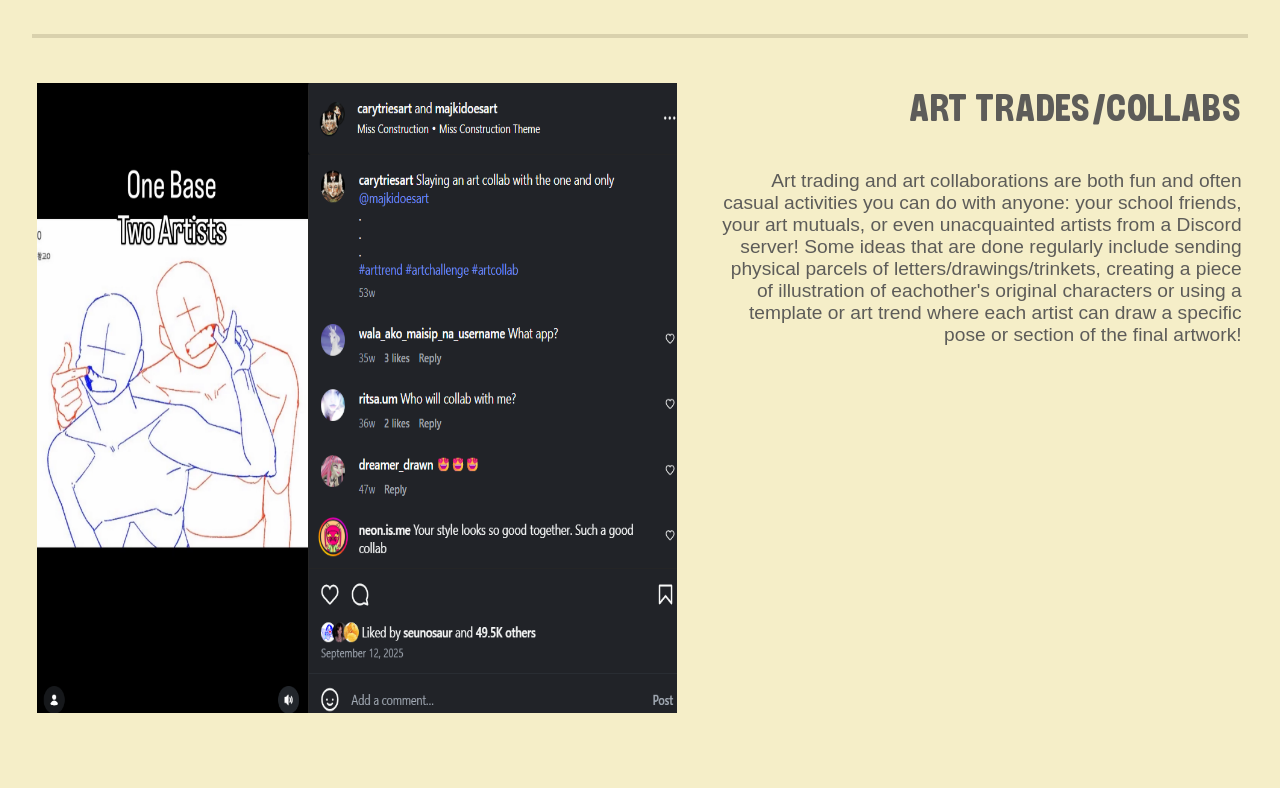
<file: events.html>
<!DOCTYPE html>
<html lang="en-AU">
  <head>
    <meta charset="UTF-8">
      <meta name="viewport"
      content="width=device-width,
      initial-scale=1.0">
    <link rel="stylesheet" href="./css-files/style.css"> <!-- Links external CSS stylesheet called style.css to webpage -->
    <script src="./js-files/script.js" defer></script>
    <script src="./js-files/script.js"></script> 
    <title>KRAFTY</title>
    <link rel="icon" href="./HTML-graphics/KRAFTY_logo.png"> <!--Make logo image and title of website KRAFTY on search engine tab-->
  </head>
  <body class="margin-page"> <!--Created just so there is a margin between the heading and navigation bar-->
    <div id="nav-placeholder"></div> <!--Create placeholder for navigation bar (navbar.html) to replace -->

    <h2>Events</h2>
    <div class="events-content"> <!--Group all Events webpage content for structure-->
      <div class="event-left"> <!--Stylesheet moves alignment of the below content to the left-->
        <img class="event-img" src="./HTML-graphics/artfight.jpg">
        <div class="event-text">
          <h3>Artfight</h3>
          <p>Art Fight is a global art event hosted every July where a growing 850,000 artists come together to play a massive fannart gifting game! It typically features the creation of unique team names and themes for artists to join, and artists can participate by finding artists with original characters of their liking, drawing, modelling or animating a piece of fannart and sending an 'attack'. Creating attacks, defenses, revenges and friendly fire all add up to your personal score that contributes to your team score, and by the end of the month the winning team is announced. You can join too by creating an account on their official website in the link below, and adding your very own original character spreadsheets and descriptions.  </p>
          <a class="button" href="${prod.link}">Official Website</a>
        </div>
      </div>
      <hr>
      <div class="event-left">
        <img class="event-img" src="./HTML-graphics/magazine.png">
        <div class="event-text">
          <h3>Indie Magazines</h3>
          <p>There are many, many independent art magazine accounts and businesses that are open to submission! This means by submitting your illustrations and art, you can be featured in issues that proudly support and promote you and fellow artists. Many indie art magazines are usually based on social media platforms like Instagram, so searching key words like "art magazine submission" can help you find the right zine for you! Here are some popular art magazine accounts below: </p>
          <div style="display: flex; flex-direction: row; margin-top: 0;">
            <a class="button" href="https://www.instagram.com/m0dazine/" style="padding-left: 60px; padding-right: 60px">Modazine</a>
            <a class="button" href="https://www.instagram.com/heiisei11/" style="padding-left: 60px; padding-right: 60px">Heiisei11</a>
            <a class="button" href="https://www.instagram.com/p/DbLLWCJkXYC/?img_index=1" style="padding-left: 60px; padding-right: 60px">nicezines</a>
          </div>
        </div>
      </div>
      <br><br><br><hr>
      <div class="event-right"> <!--Stylesheet moves alignment of the below content to the right-->
        <img class="event-img" src="./HTML-graphics/inktober.png">
        <div class="event-text">
          <h3>Inktober</h3>
          <p>Annual art event originally created by Jake Parker as an ink-drawing challenge for the month of October. Today, it has been transformed into an all-art inclusive event where a one-word prompt is released everyday and artists around the world (including you!) can partake in by creating a creative piece such as an ink sketch, digital illustration or even a doodle inspired off the prompts. Every year, thousands of artists share their imaginative ideas and interpretations tagging the official Inktober account below! There are also similar month-related art challenges that are equally popular to Inktober such as Mermay, so choose one that suits you best.</p>
          <a class="button" href="https://inktober.com/" style="padding-left: 60px; padding-right: 60px">Official Website</a>
          <a class="button" href="https://www.instagram.com/inktober/?hl=en" style="padding-left: 60px; padding-right: 60px">Insta Page</a>
        </div>
      </div>
      <br><hr>
      <div class="event-left">
        <div class="event-text">
          <h3>Artfight Discord Minigames</h3>
          <p>Since the rapid growth of Artfight and its community, the Artfight admins host art minigames in their official Discord server when Artfight is off season! This includes small and fun games such as 'Draw the Person Above You' or telephone art, which involves an initial artwork being redrawn multiple times by everyone and seeing all the details change with each piece! </p>
          <a class="button" href="${prod.link}">Discord Community</a>
        </div>
        <img class="event-img" src="./HTML-graphics/sproutfight.png">
      </div>
      <br><hr>
      <div class="event-right">
        <img class="event-img" src="./HTML-graphics/characterdesignchallenge.png">
        <div class="event-text">
        <h3>Character Design Challenge</h3>
        <p>The team at Character Design References runs a popular art design challenge every month that thousands of international artists partake in. It invites artists to submit a single illustration of a character interpreting the monthly theme, where stand-out entries often win prizes such as art books, graphic novels, tutorials, digital brushes and a chance to feature on their homepage! This challenge promotes creative design and allows artists a chance to build their art portfolio alongside a supportive community of artists. You can participate by joining their Facebook Group, tagging them on Instagram, or by submitting on their exclusive Patreon. More information can be found below on their official site.</p>
        <a class="button" href="https://characterdesignreferences.com/about-the-challenge">Official Website</a>
        </div>
      </div>
      <hr>
      <div class="event-right">
        <img class="event-img" src="./HTML-graphics/dtiys.png">
        <div class="event-text">
          <h3>DTIYS</h3>
          <p>DTIYS stands for 'Draw it in your style' and is a common art challenge hosted by a plethora of big AND small artists online. These challenges come with a character, prompt or idea for you to redesign or create in your own artstyle, and it often comes with some prizes depending on the artist, like a some prize money, a mystery gift from their artshop, or a free commission! You can find many amazing DTIYS events by searching up the #DTIYS on social media platforms like Instagram, X, Tiktok and more.</p>
        </div>
      </div>
      <hr>
      <div class="event-right">
        <img class="event-img" src="./HTML-graphics/100day.png">
        <div class="event-text">
          <h3>100 Day Project</h3>
          <p>Although the '100 Day Project' is not an actual event or a community, it is a prevalent personal art challenge that many artists take themselves up to. It involves creating a single goal or subject/art form that you want to improve at and sticking to it for 100 days! Many artists on social media use it in a way that they post one piece of art every day, working on things like perspective, rendering, anatomy, animals and architecture. Watch yourself get better step by step, and see the rewarding transformation in your art!</p>
        </div>
      </div>
      <hr>
      <div class="event-left">
        <div class="event-text">
          <h3>Secret Santa</h3>
          <p>Secret Santa is another art gifting event hosting by hundreds of art Discord servers in the festive season of Christmas (although some art communities do it all year round!). It takes the exciting anonymity of traditional Secret Santa and replaces boxes of presents with gorgeous art based of your wishlist from a fellow community member! You can find discord art servers easily by searching in the communities section for 'art servers'; your favourite youtubers and artists might own a server too!</p>
        </div>
        <img class="event-img" src="./HTML-graphics/secretsanta.jpg">
      </div>
      <hr>
      <div class="event-right">
        <img class="event-img" src="./HTML-graphics/artcollab.png">
        <div class="event-text">
          <h3>Art Trades/Collabs</h3>
          <p>Art trading and art collaborations are both fun and often casual activities you can do with anyone: your school friends, your art mutuals, or even unacquainted artists from a Discord server! Some ideas that are done regularly include sending physical parcels of letters/drawings/trinkets, creating a piece of illustration of eachother's original characters or using a template or art trend where each artist can draw a specific pose or section of the final artwork!</p>
        </div>
      </div>
    </div>
    <br><br><br><br><br>
  </body>
</html>
</file>
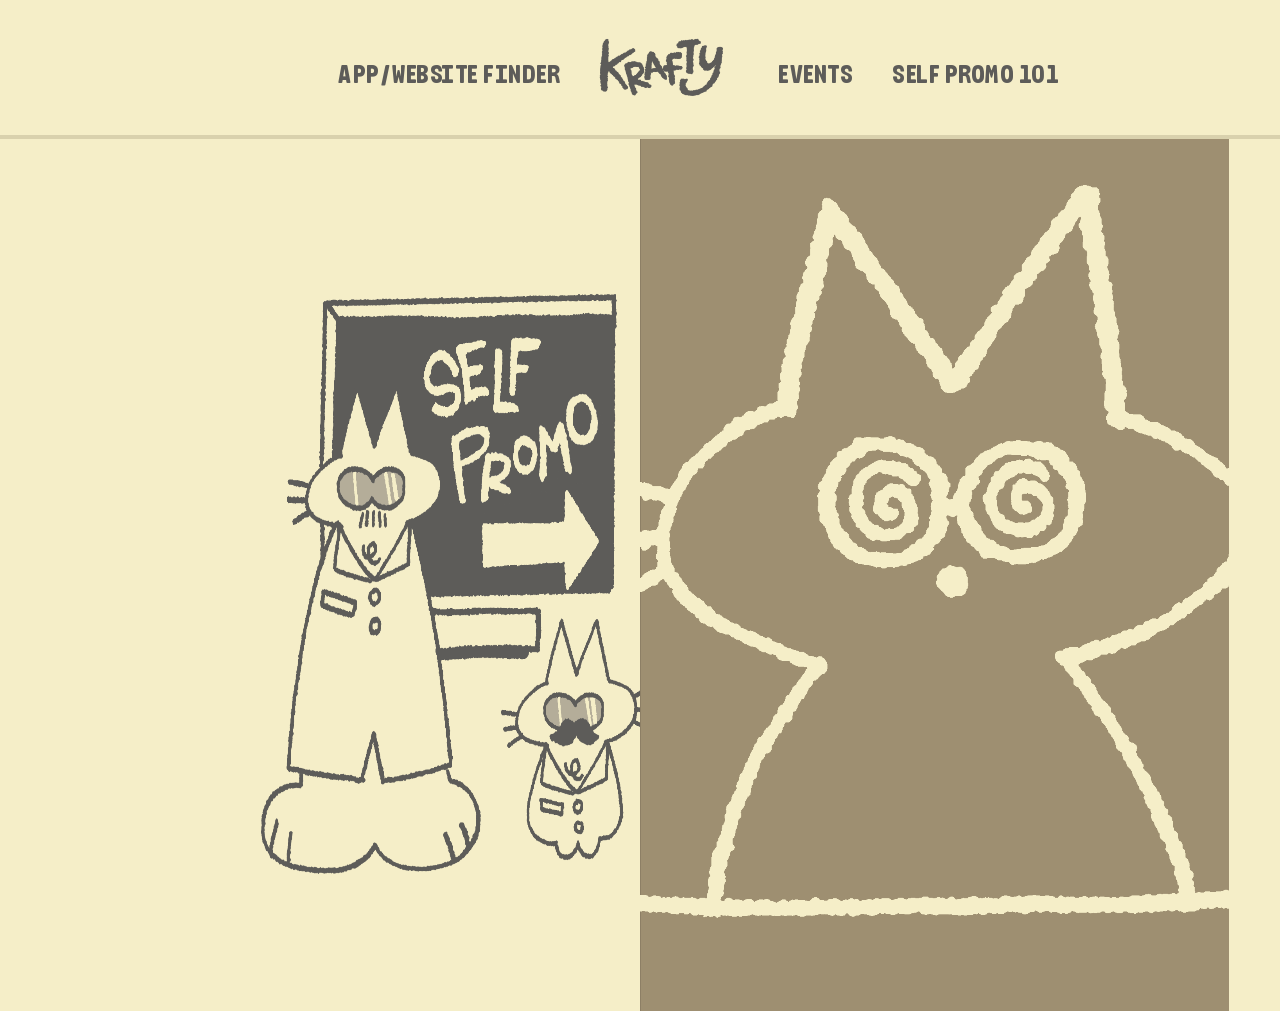
<file: self-promo-101.html>
<!DOCTYPE html>
<html lang="en-AU" style="overflow: hidden;">
  <head>
    <meta charset="UTF-8"/>
      <meta name="viewport"
      content="width=device-width,
      initial-scale=1.0"/>
    <link rel="stylesheet" href="./css-files/style.css"> <!-- Links external CSS stylesheet called style.css to webpage -->
    <link rel="stylesheet" href="./css-files/flipbook.css"/> <!-- Links external CSS stylesheet called flipbook.css to webpage -->
    <script src="./js-files/script.js" defer></script> <!--Links external Javascript library called script.js to webpage-->

    <title>KRAFTY</title>
    <link rel="icon" href="./HTML-graphics/KRAFTY_logo.png"> <!--Make logo image and title of website KRAFTY on search engine tab-->
  </head>
  <body class="margin-page">
    <div id="nav-placeholder"></div> <!--Create placeholder for navigation bar (navbar.html) to replace -->
    <img class="selfpromo-cat" src="./HTML-graphics/selfpromo-cats.png">
    <div class="flipbook-container">
    <div class="flipbook">
      <div class="hard"> <!--Make a hardcover for the book-->
        <img src="./HTML-graphics/selfpromo-bookcover.gif">
      </div>
      <div class="hard">Promote Your Art Online: <br> The 101 Guide</div>

      <!--Book Flipping Effect was made using the following tutorial, which provided pre-made Javascript functions: https://www.youtube.com/watch?v=HFnzWoGe0so&list=PLhpxwROmcMKqOl3D9Frbd4cNEuvcaJVVz&index=11-->
      <div>
        <div class="page-content">
          <h3>Posting Schedule</h3>
          <p>Although quantity and consistent posting is important, often people find that posting 2+ times a week can be exhausting, leading to constant burnout and artblock. When you begin posting on social media, you should consider a posting schedule that is most sustainable for YOU. </p>
          <img src="./HTML-graphics/schedule-promo101.png">
        </div>
      </div>

      <div>
        <div class="page-content">
          <h3>Social Media Platforms</h3>
          <p>Posting across multiple platforms, including both social media and art posting platforms, can be beneficial for growing your art presence online much quicker. Many artists find it helps them reach more people and curate a more loyal and diverse audience base!</p>
        </div>
      </div>
      
      <div>
        <div class="page-content">
          <h3>Consistency</h3>
          <p>Quality is also important especially for making a consistent and curated art profile that is appealing to users! This doesn't specifically refer to how 'GOOD' your art is: it's about presenting honing into your specific strengths, artstyles or fandoms /communities you want to appeal to</p>
          <img src="./HTML-graphics/consistency-promo101.png">
        </div>
      </div>

      <div>
        <div class="page-content">
          <h3>Personality</h3>
          <p>Engaging with your audience and expressing yourself and your personality is not a waste of time! It was actually found by the IBN that people are 7x more likely to interact with a personality-driven account over a generic page. This is why it's important to reply to comments and make sure your posts have your personal voice!</p>
          <img class="img-right" src="./HTML-graphics/personality-promo101.png">
        </div>
      </div>

      <div>
        <div class="page-content">
          <h3>Content</h3>
          <p>Modern social media is now increasingly pushing the consumption of reels over posts, which has caused a significant shift in art promotion online. Many artists often find it discouraging to have to make these reels, however you can create some very easily through posting speed paints with trending audios. For those trying to avoid generic formats and hooks, try joining in on some art trends, audios and DTIYS to encourage the platform to push your art to peoples' feed.</p>
        </div>
      </div>

      <div>
        <div class="page-content">
          <h3>Algorithm</h3>
          <p>Multiple successful artists on social media have stated the importance of paying attention to the algorithm. Pay attention to what works: see what types of videos and posts the algorithm pushes and try to produce similar content. For example, your account could focus on posting fannart from specific fandoms and shows, which helps the algorithm find people who are interested in your content.</p>
        </div>
      </div>

      <div>
        <div class="page-content">
          <h3>Mutuals</h3>
          <p>Art moots! They are what make posting art on social media fun and exciting: supporting eachother's creations in the comments, collaborating with one another, and talking about your interests with one another. It is much more valuable to have genuine interactions and share love and support than to gain any number of views or likes.</p>
          <img src="./HTML-graphics/mutuals-promo101.png">
        </div>
      </div>

      <div>
        <div class="page-content">
          <h3>Most importantly,</h3>
          <p>Don't be discouraged or afraid to experiment! After all, your following does not matter, it is more about connecting with people and artists and sharing your creativity! And at the end of the day, you don't need to strictly follow any of these tips, they are JUST some tips to help support your art account growth journey.</p>
        </div>
      </div>

      <div class="hard"></div>
    </div>
    </div>

    <script src="./js-files/jquery.js"></script> <!--Links external Javascript library called jquery.js to webpage-->
    <script src="./js-files/turn.js"></script><!--Links external Javascript library called turn.js to webpage-->

    <script> <!--Activates interactive page-turning effect on flipbook by initialising turn.js-->
      $(".flipbook").turn(); 
    </script>
  </body>
</html>
</file>
<file: css-files/style.css>
/*Importing custom font. Done with reference to W3Schools webpage: https://www.w3schools.com/css/css3_fonts.asp*/
@font-face {
  font-family: Hatchway;
  src: url(../HTML-graphics/hatchway.ttf)
}

/* Create a simple fade transition effect between webpages*/
@view-transition {
  navigation: auto;
}

body {
  margin: 0;
  padding: 0;
  font-family: "Hatchway";
  background-color: #f5eec8;
  text-transform: uppercase;
  color: #5D5C59;
  width: 100%;
  height: 100%;
}

.margin-page {
  padding: 70px 0 0 0;
}


.homepage-cats {
  width: 65%;
  height: 138%;
  pointer-events: none;
  position: absolute;
  z-index: 3;
  left: -4%;
  bottom: -22%;


}

.selfpromo-cat {
  width: 30%;
  height: 67%;
  pointer-events: none;
  position: absolute;
  z-index: -1;
  left: 20%;
  bottom: 2%
}


h3 {
  font-size: 3vw;
}

h2 {
  text-align: center;
  font-size: 4vw;
  z-index: -1;
  margin-top: 6%
}

h1 {
  text-align: right;
  font-size: 6vw;
  position: absolute;
  right: 6%;
  bottom: 3%;
  z-index: -1;
}

p {
  font-size: 1.5vw;
  text-transform: none;
  font-family:'Segoe UI', Tahoma, Geneva, Verdana, sans-serif;
}

.events-content {
  display: flex;
  flex-direction: column;
  position: absolute;
  width: 100%;
}

.event-text {
  width: 45%;
}

.event-img {
  margin: 3% 3% 6% 3%;
  width: 50vw;
  height: 70vh;
}

.event-left {
  display: flex;
  text-align: left;
  padding-left: 3%; 
}

.event-right {
  display: flex;
  justify-content: flex-end;
  text-align: right;
  padding-right: 3%;
}

.event-left .event.image {
  justify-self: end;
}

.event-right .event.image {
  justify-self: start;
}

hr {
  border: none;
  border-top: 0.5vh solid rgba(205, 196, 161, 0.673);
  width: 95%;  
}

.button {
  background-color: #b2a387;
  padding: 0.6vw 20vh 0.6vw 20vh;
  font-family: "Hatchway";
  color: #f5eec8;
  text-transform: uppercase;
  text-decoration: none;
  text-align: center;
  margin-left: 10px;
  border-radius: 25px;
  height: 4.5vh;
  width: 17vw;
  font-size: 1.7vw;
  margin-top: 7.5%
}

.nav {
  position: fixed;
  top: 0;
  left: 0;
  right: 0;
  width: 100%;
  height: 15%;
  display: flex;
  justify-content: center;
  align-items: center;
  background-color:#f5eec8;
  border-bottom: 0.5vh solid rgba(205, 196, 161, 0.673);
  z-index: 2;
}

.nav__logo {
  position: absolute;
  left: 46%;
  align-content: center;
}

.nav__logo img {
  display: block;
  width: 20%;
  height: 20%;
}

.nav__menu ul {
  display: flex;
}

.nav__menu ul li {
  list-style: none;
}

.nav__menu ul li a {
  position: relative;
  text-decoration: none;
  text-transform: uppercase;
  font-family: "Hatchway";
  font-size: 2vw;
  font-weight: 10px;
  letter-spacing: 0.5px;
  top: 6px;
  color: #5D5C59;
  display: inline-block;
}

/*Underline animation was created and slightly adjusted in terms of apearance using guidance from the Navigation bar tutorial: https://www.youtube.com/watch?v=G4LYPf8isVg&list=PLhpxwROmcMKqOl3D9Frbd4cNEuvcaJVVz&index=9*/
.nav__menu ul li a:after {
  content: "";
  position: absolute;
  background-color: #5D5C59;
  border-radius: 4px;
  height: 12%;
  width: 0;
  left: 0;
  bottom: 3%;
  transition: 0.4s;
}

.nav__menu ul li a:hover:after {
  width: 100%;
}


.nav__menu ul li:first-child {
    margin-left: 6vw;
}

.nav__menu ul li:nth-child(2) {
    margin-left: 17vw;
}

.nav__menu ul li:nth-child(3) {
    margin-left: 3vw;
}
</file>
<file: css-files/catalogue-filter.css>
.products {
    margin: 4rem auto;
}

label, select, option {
    font-size: 1.25rem;
}

select, option {
    padding: 0 1rem;
}

.grid {
    display: flex;
    flex-direction: column;
}

.products .spacing {
    margin: 0 2rem;
}

.card {
    position: relative;
    margin: 2rem;
    display: flex;
    gap: 1rem;
}

.card img {
    width: 20%;
    height: 20%;
}


.card-content {
    display: flex;
    flex-direction: column;
    font-family: "Hatchway";
    font-size: 30px;
    color: #5D5C59;
}

.card-content h4 {
    text-transform: uppercase;
    font-size: 2.5vw;
    top: 0%;
}

.card-content p {
    position: absolute;
    top: 28%;
}

.card .button {
    position: absolute;
    top: 67%;
}

label {
    font-size: 1.5vw;
}

.filters {
    font-family: "Hatchway";
    font-size: 1vw;
    text-transform: uppercase;
    color: #5D5C59;
    display: flex;
    justify-content: flex-end;
    align-items: right;
    margin: 20px 40px 0 0;
}
</file>
<file: style.css>
body {
  margin: 0;
  padding: 0;
  background-color: #f5eec8;
}

.margin-page {
  padding: 70px 0 0 0;
}


.homepage-cats {
  width: 65%;
  transform: translate(-60px,-200px);
  pointer-events: none;
  position: relative;
  z-index: 3


}

.selfpromo-cat {
  width: 450px;
  height: 450px;
  transform: translate(30px, 220px);
  pointer-events: none;
  position: absolute;
  z-index: -1;
}

/*Importing custom font*/
@font-face {
  font-family: Hatchway;
  src: url(./HTML-graphics/hatchway.ttf)
}

.events-content {
  text-align: left;
  padding: 0 0 10px 40px;
  color: #5D5C59;
  z-index: -1;
}

h3 {
  font-family: "Hatchway";
  font-size: 50px;
  text-transform: uppercase;
}

h2 {
  text-align: center;
  color: #5D5C59;
  font-family: "Hatchway";
  font-size: 60px;
  text-transform: uppercase;
  z-index: -1;
}

h1 {
  text-align: right;
  color: #5D5C59;
  font-family: "Hatchway";
  font-size: 90px;
  text-transform: uppercase;
  transform: translate(930px, 320px);
  position: absolute;
  z-index: -1;
}

.button {
    background-color: #b2a387;
    padding: 7px 200px 7px 200px;
    font-family: "Hatchway";
    font-size: 23px;
    color: #f5eec8;
    text-transform: uppercase;
    text-decoration: none;
    text-align: center;
    margin: 110px 0 0 10px;
    border-radius: 25px;
}

.nav {
  position: fixed;
  top: 0;
  left: 0;
  right: 0;
  width: 100%;
  height: 15%;
  display: flex;
  justify-content: center;
  align-items: center;
  background-color:#f5eec8;
  border-bottom: 3px solid rgba(205, 196, 161, 0.673);
  z-index: 2;
}

.nav__logo {
  position: absolute;
  left: 46%;
  top: -15%;
}

.nav__logo img {
  display: block;
  width: 150px;
  height: 150px;
}

.nav__menu ul {
  display: flex;
}

.nav__menu ul li {
  list-style: none;
}

.nav__menu ul li a {
  position: relative;
  text-decoration: none;
  text-transform: uppercase;
  font-family: "Hatchway";
  font-size: 27px;
  font-weight: 10px;
  letter-spacing: 0.5px;
  top: 6px;
  color: #5D5C59;
  display: inline-block;
  padding: 0.5rem;
}

/*Underline animation*/
.nav__menu ul li a:after {
  content: "";
  position: absolute;
  background-color: #5D5C59;
  border-radius: 4px;
  height: 4px;
  width: 0;
  left: 0;
  bottom: 5px;
  transition: 0.4s;
}

.nav__menu ul li a:hover:after {
  width: 100%;
}

.nav__menu ul li:nth-child(1) {
  margin-left: 100px;
  padding-right: 70px;
}

.nav__menu ul li:nth-child(2) {
  margin-left: 150px;
  padding-right: 70px;
}
</file>
<file: css-files/flipbook.css>
/*This CSS file was made with assistance from the Book Flipping Effect Tutorial: https://www.youtube.com/watch?v=HFnzWoGe0so&list=PLhpxwROmcMKqOl3D9Frbd4cNEuvcaJVVz&index=11*/
/*The style of the flipbook was heavily modified to be suitable for my project (eg. place behind navbar, adjust sizing, colouring, centering etc.)*/

.flipbook-container {
    display: block;
    place-content: center;
    position: relative;
}

.flipbook {
    width: 92vw;
    height: 100vh;
    position: absolute;
    right: -4vw; 
    top: 4.5vh;
}

.flipbook .hard {
    background: #9e8f71 !important;
    border: none;
    font-size: 3vw;
    text-align: center;
    color: #f5eec8;
}

.flipbook .hard img {
    width: 200%;
    height: 200%;
}


.flipbook .page {
    background: white;
    display: flex;
    flex-direction: column;
    justify-content: flex-start;
    align-items: center;
    gap: 10px;
    border: 1px solid rgba(0,0,0,0.11);
}

.flipbook .page small {
    font-size: 14px;
    margin-bottom: 10px;
}

.flipbook .hard {
    justify-content: center;
}

.page-content {
    margin: 2vh 2vw 2vh 2vw;
}

.page-content h3 {
    margin-bottom: 0.7vh;
}

.page-content p {
    margin-top: 0;
    margin-bottom: 2vh;
}

.img-right {
    margin-right: 0;
    margin-bottom: 15%;
    margin-left: 30%;
}

.page-content img {
    width: 70%;
    height: 65%;
    justify-content: center;
    transform: translateY(-5vh);
}
</file>
